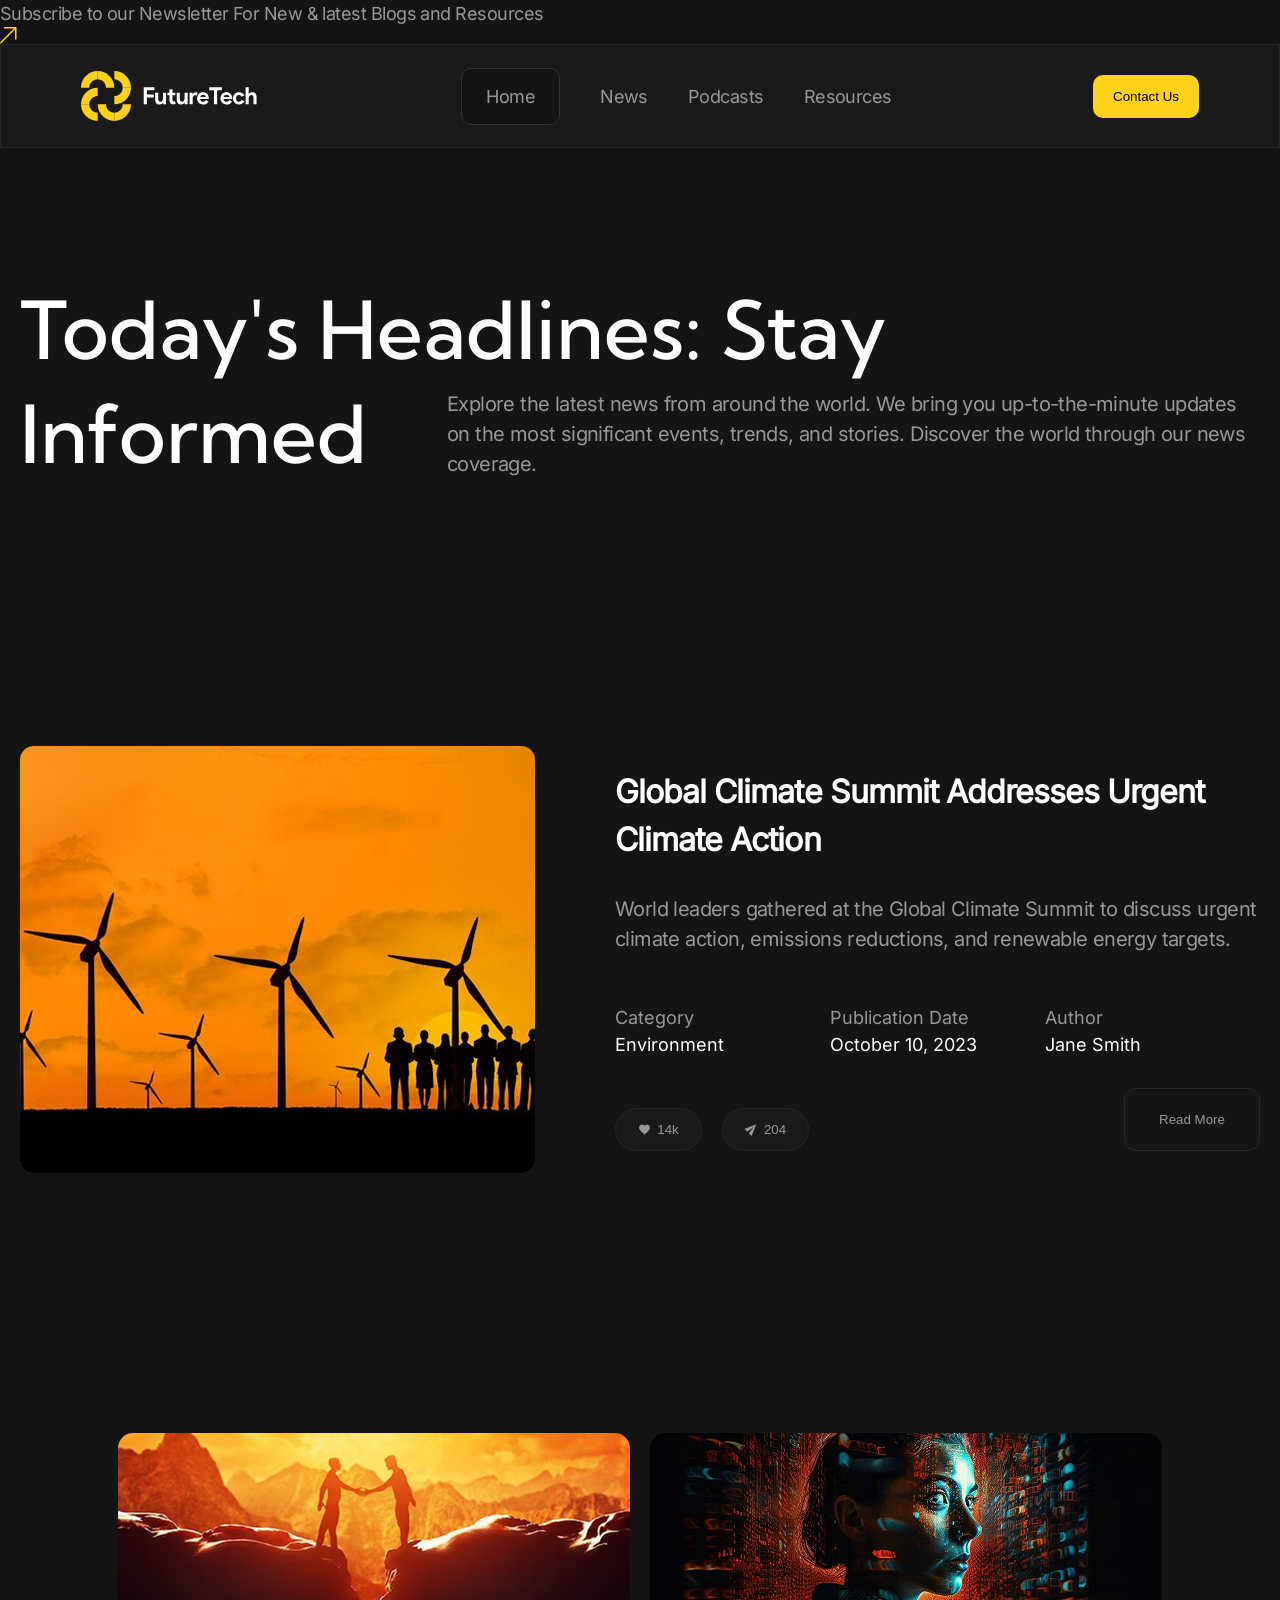
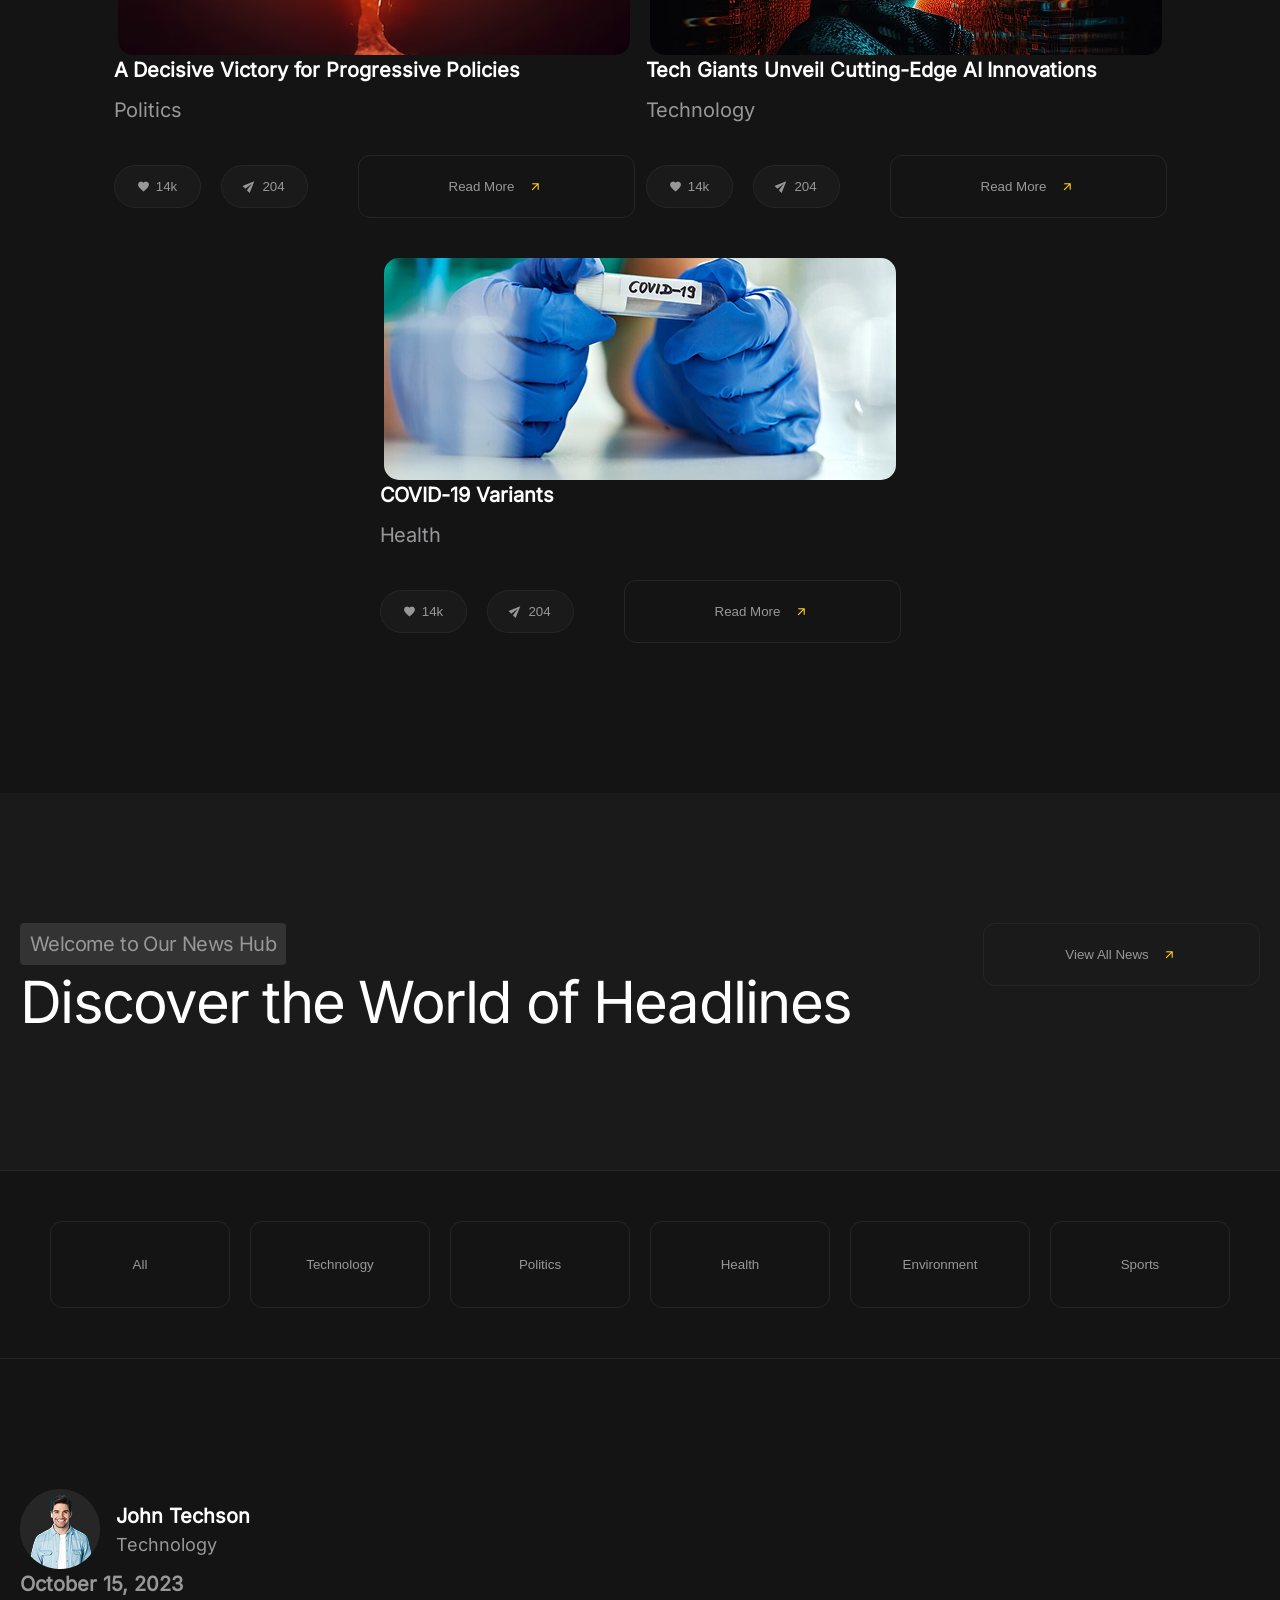
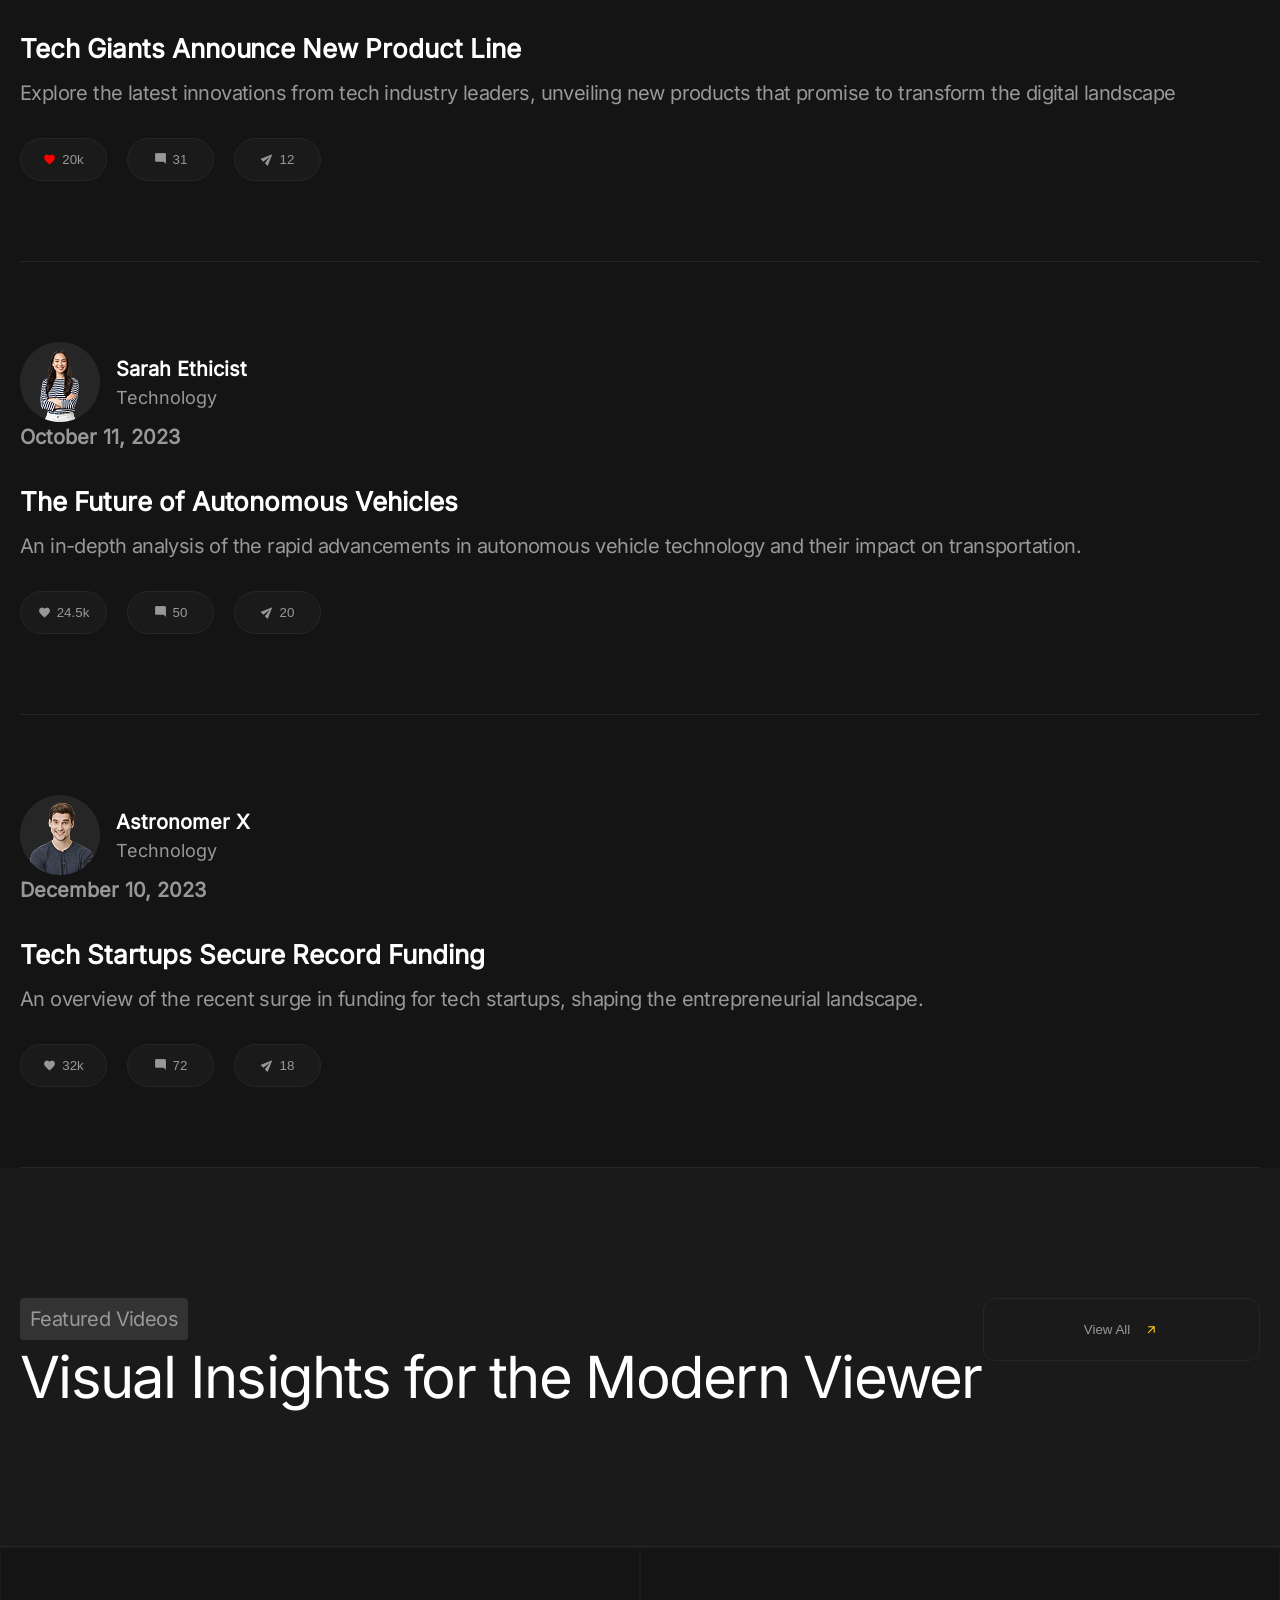
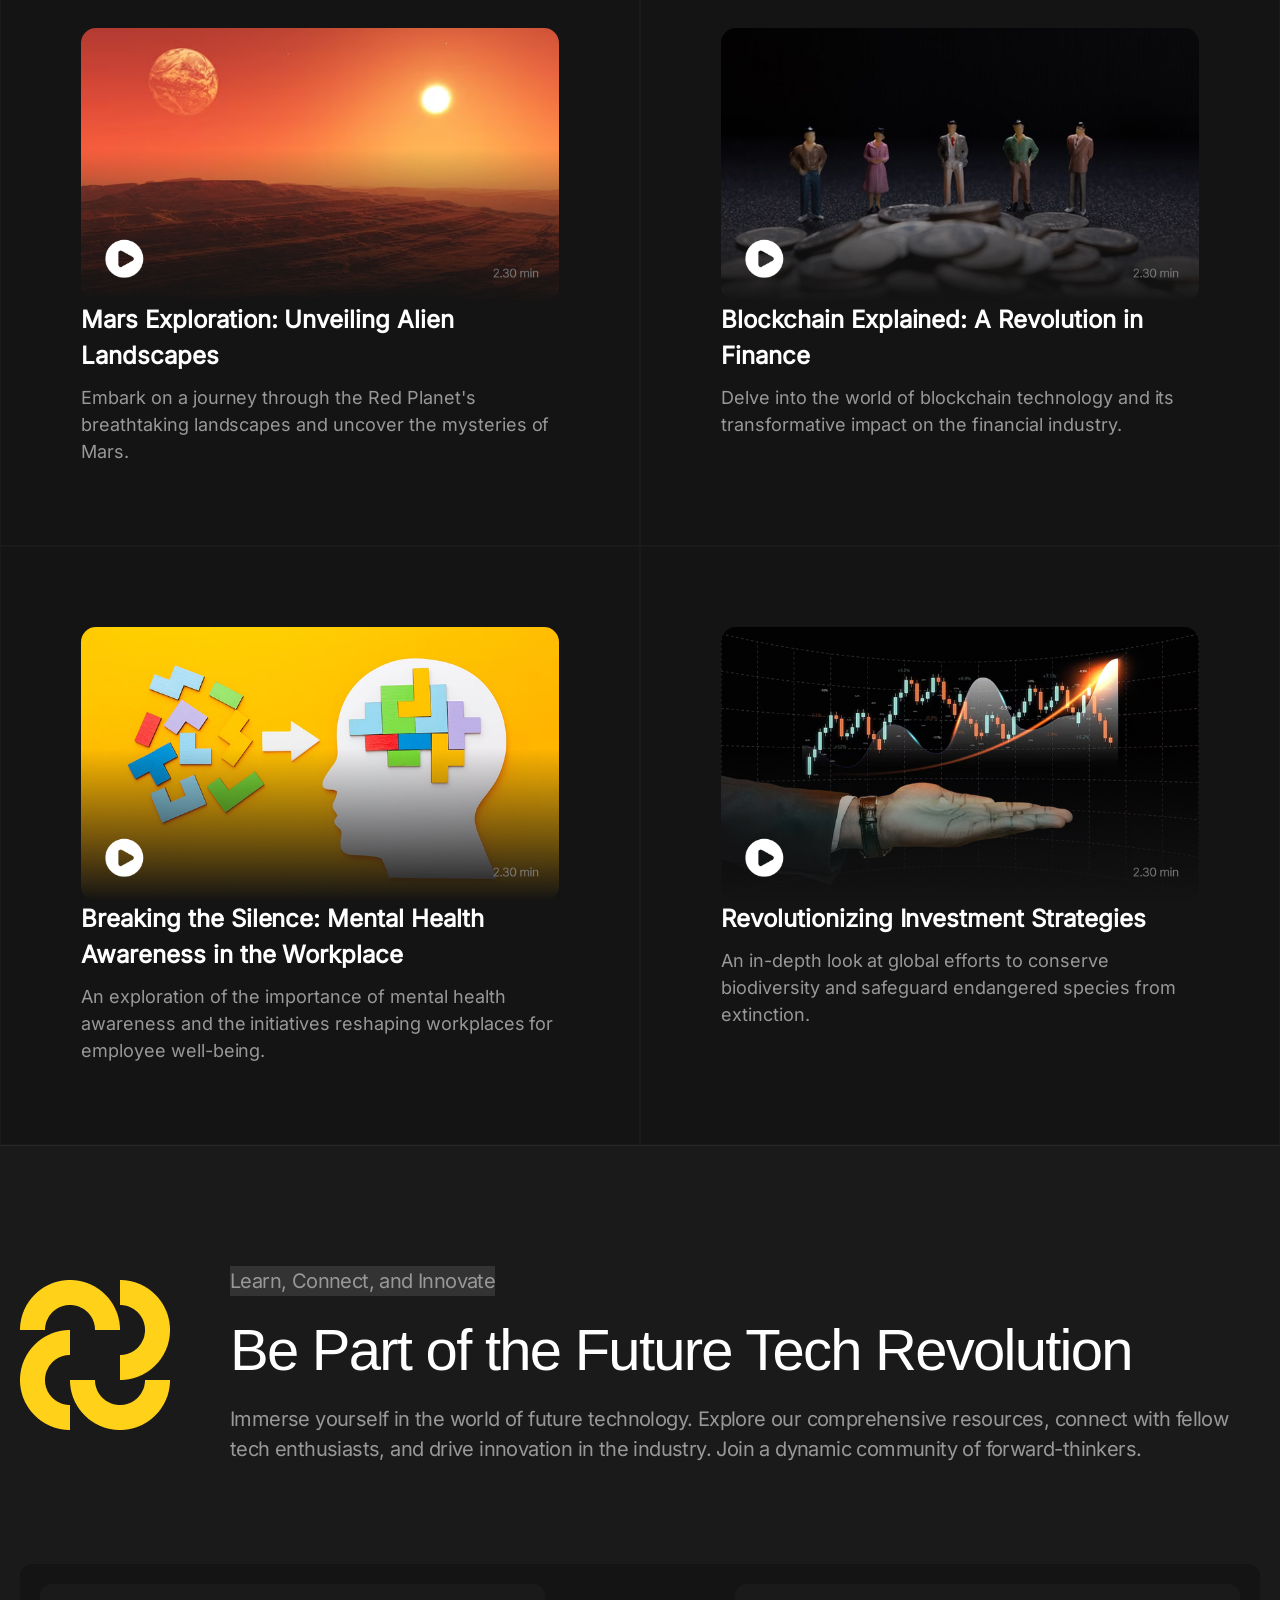
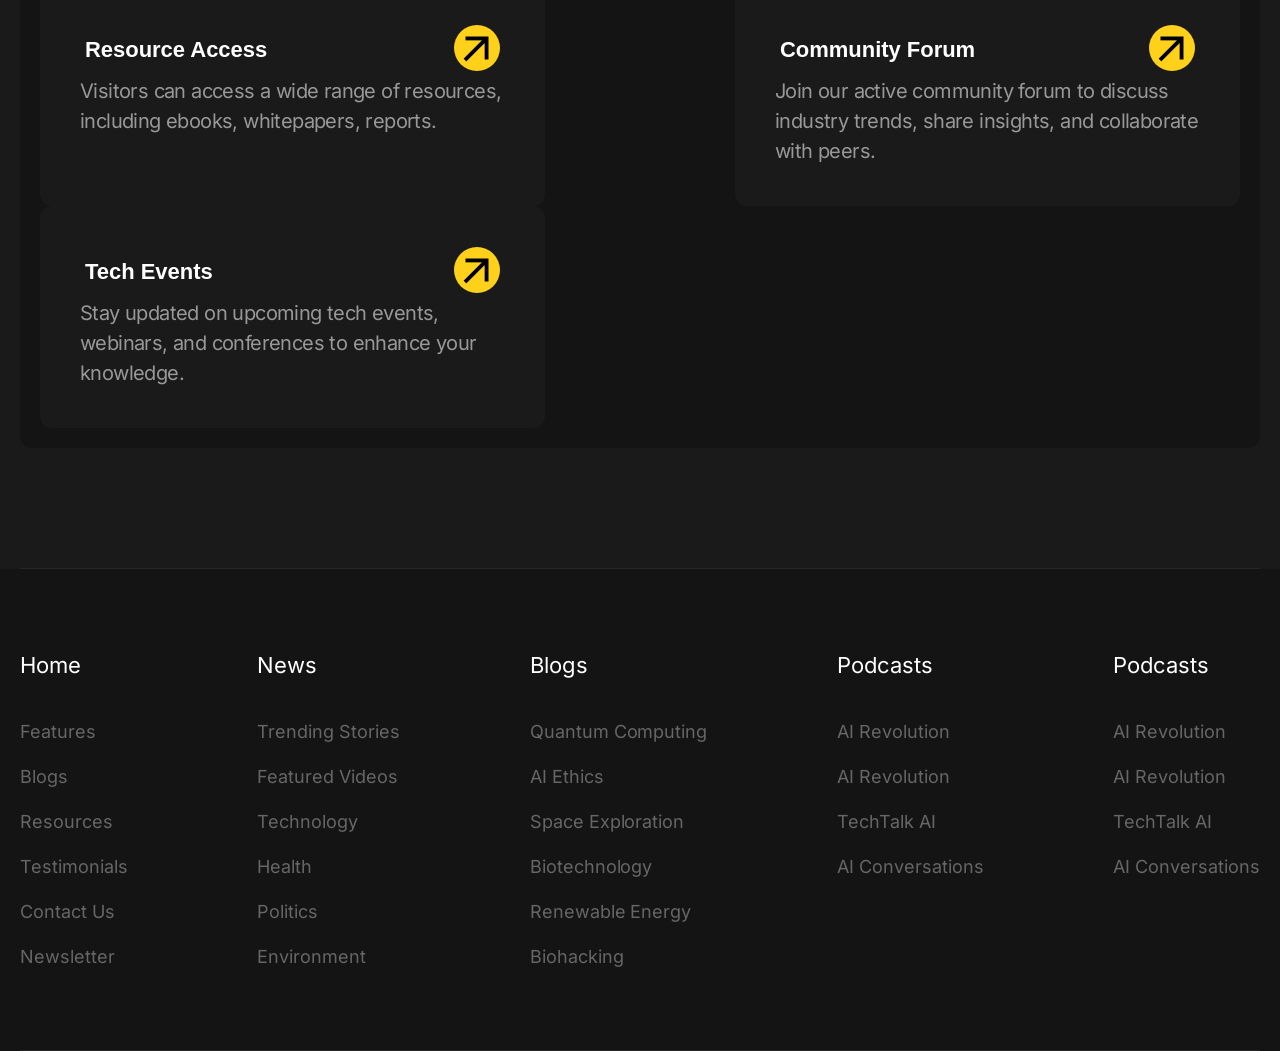
<file: index.html>
<!doctype html>
<html lang="en">

<head>
  <meta charset="UTF-8" />
  <link rel="icon" type="image/svg+xml" href="/favicon.svg" />
  <meta name="viewport" content="width=device-width, initial-scale=1.0" />
  <title>futuretech</title>
  <script type="module" crossorigin src="./assets/material-icons-DBXLLKMU.js"></script>
  <link rel="stylesheet" crossorigin href="./assets/material-icons-w3gqhEBj.css">
  <link rel="stylesheet" crossorigin href="./assets/main-yBINN14b.css">
</head>

<body>
  <div class="header__container">
    <header class="header">
      <div class="footer__top-link"><a href="#">
          Subscribe to our Newsletter For New & latest Blogs and Resources <img src="data:image/svg+xml,%3csvg%20width='17'%20height='17'%20viewBox='0%200%2017%2017'%20fill='none'%20xmlns='http://www.w3.org/2000/svg'%3e%3cpath%20fill-rule='evenodd'%20clip-rule='evenodd'%20d='M4.5%204.91738e-07L15.75%200C15.9489%200%2016.1397%200.0790176%2016.2803%200.21967C16.421%200.360322%2016.5%200.551088%2016.5%200.75V12C16.5%2012.4142%2016.1642%2012.75%2015.75%2012.75C15.3358%2012.75%2015%2012.4142%2015%2012V2.56066L1.28033%2016.2803C0.987437%2016.5732%200.512563%2016.5732%200.21967%2016.2803C-0.0732233%2015.9874%20-0.0732233%2015.5126%200.21967%2015.2197L13.9393%201.5L4.5%201.5C4.08579%201.5%203.75%201.16421%203.75%200.75C3.75%200.335787%204.08579%204.91738e-07%204.5%204.91738e-07Z'%20fill='%23FFD11A'/%3e%3c/svg%3e" alt="">
        </a></div>
      <div class="header__wrap">
        <img class="logo" src="./assets/logo-CynRzNWS.svg" alt="logo">
        <ul class="menu__list">
          <li class="home"><a href="homePage.html">Home</a></li>
          <li><a href="news.html">News</a></li>
          <li><a href="podcasts.html">Podcasts</a></li>
          <li><a href="resources.html">Resources</a></li>
        </ul>
        <button class='menu__btn'>Contact Us</button>
      </div>
  </div>
  </header>
  <section class="main">
    <div class="main__container-1">
      <div class="container">
        <div class="main__wrap">
          <h1>Today's Headlines: Stay</h1>
          <div class="h1anP">
            <h1>Informed</h1>
            <p>Explore the latest news from around the world. We bring you up-to-the-minute updates on the
              most
              significant events,
              trends, and stories. Discover the world through our news coverage.</p>
          </div>
        </div>
      </div>
    </div>
    <div class="main__container-2">
      <div class="container">
        <div class="main__wrap main__wrap-2">
          <img src="./assets/img-1-siRG5hiY.jpg" alt="">
          <div class="info">
            <h3>Global Climate Summit Addresses Urgent Climate Action</h3>
            <p>
              World leaders gathered at the Global Climate Summit to discuss urgent climate action,
              emissions
              reductions, and
              renewable energy targets.
            </p>
            <dl class="global__climat-sammit">
              <div>
                <dt>Category</dt>
                <dd>Environment</dd>
              </div>

              <div>
                <dt>Publication Date</dt>
                <dd>October 10, 2023</dd>
              </div>

              <div>
                <dt>Author</dt>
                <dd>Jane Smith</dd>
              </div>

            </dl>
            <div class="buttons__wrap">
              <div class="buttons">
                <button class="btn__first">14k</button>
                <button class="btn__second">204</button>
              </div>
              <button class="common__btn read__more">Read More</button>
            </div>
          </div>
        </div>
      </div>
    </div>
    <div class="main__container-3">
      <div class="container">
        <div class="main__wrap main__wrap-3">
          <div class="img__block">
            <img src="./assets/img-2-CNl5rJta.jpg" alt="">
            <dl>
              <dt>A Decisive Victory for Progressive Policies</dt>
              <dd>Politics</dd>
              <div class="buttons">
                <button class="btn__first">14k</button>
                <button class="btn__second">204</button>
                <button class="common__btn-arrow">Read More</button>
              </div>
            </dl>
          </div>

          <div class="img__block">
            <img src="./assets/img-3-EPlaYj1q.jpg" alt="">
            <dl>
              <dt>Tech Giants Unveil Cutting-Edge AI Innovations</dt>
              <dd>Technology</dd>
              <div class="buttons">
                <button class="btn__first">14k</button>
                <button class="btn__second">204</button>
                <button class="common__btn-arrow">Read More</button>
              </div>
            </dl>
          </div>

          <div class="img__block">
            <img src="./assets/img-4-B_V3Oxra.jpg" alt="">
            <dl>
              <dt>COVID-19 Variants</dt>
              <dd>Health</dd>
              <div class="buttons">
                <button class="btn__first">14k</button>
                <button class="btn__second">204</button>
                <button class="common__btn-arrow">Read More</button>
              </div>
            </dl>
          </div>

        </div>
      </div>
    </div>
  </section>
  <section class="discover">
    <div class="main__container discover__main-container">
      <div class="container">
        <div class="main__wrap extra__wrap-header">
          <div class="discover__info">
            <p>Welcome to Our News Hub</p>
            <h2>Discover the World of Headlines</h2>
          </div>
          <button class="common__btn-arrow">View All News</button>
        </div>
      </div>
    </div>
    <div class="buttons__wrap main__wrap main__container">
      <div class="discover__buttons">
        <button class="discover__button">All</button>
        <button class="discover__button">Technology</button>
        <button class="discover__button">Politics</button>
        <button class="discover__button">Health</button>
        <button class="discover__button">Environment</button>
        <button class="discover__button">Sports</button>
      </div>
    </div>
    <div class="comments__block">
      <div class="main__wrap">
        <div class="comment__block">

          <div class="main__container">
            <div class="container">
              <div class="person__block person__block-1">
                <div class="the__person">
                  <div class="personal__information">
                    <img src="./assets/photo-1-DqK9ozSF.png" alt="">
                    <dl>
                      <dt>John Techson</dt>
                      <dd>Technology</dd>
                    </dl>
                  </div>
                </div>
                <div class="the__information">
                  <dl>
                    <dt>October 15, 2023</dt>
                    <dd>Tech Giants Announce New Product Line</dd>
                    <p>Explore the latest innovations from tech industry leaders, unveiling new
                      products that promise to
                      transform the digital landscape</p>
                  </dl>
                  <div class="buttons">
                    <button class="btn__first btn__first-changed">20k</button>
                    <button class="btn__third">31</button>
                    <button class="btn__second">12</button>
                  </div>
                </div>
              </div>
            </div>
          </div>

          <div class="main__container">
            <div class="container">
              <div class="person__block person__block-2">
                <div class="the__person">
                  <div class="personal__information">
                    <img src="./assets/photo-2-B6b5DccL.png" alt="">
                    <dl>
                      <dt>Sarah Ethicist</dt>
                      <dd>Technology</dd>
                    </dl>
                  </div>
                </div>
                <div class="the__information">
                  <dl>
                    <dt>October 11, 2023</dt>
                    <dd>The Future of Autonomous Vehicles</dd>
                    <p>An in-depth analysis of the rapid advancements in autonomous vehicle
                      technology and their impact
                      on
                      transportation.</p>
                  </dl>
                  <div class="buttons">
                    <button class="btn__first">24.5k</button>
                    <button class="btn__third">50</button>
                    <button class="btn__second">20</button>
                  </div>
                </div>
              </div>
            </div>
          </div>

          <div class=" main__container">
            <div class="container">
              <div class="person__block person__block-3">
                <div class="the__person">
                  <div class="personal__information">
                    <img src="./assets/photo-3-CJd5aYeq.png" alt="">
                    <dl>
                      <dt>Astronomer X</dt>
                      <dd>Technology</dd>
                    </dl>
                  </div>
                </div>
                <div class="the__information">
                  <dl>
                    <dt>December 10, 2023</dt>
                    <dd>Tech Startups Secure Record Funding</dd>
                    <p>An overview of the recent surge in funding for tech startups, shaping the
                      entrepreneurial
                      landscape.</p>
                  </dl>
                  <div class="buttons">
                    <button class="btn__first">32k</button>
                    <button class="btn__third">72</button>
                    <button class="btn__second">18</button>
                  </div>
                </div>
              </div>
            </div>
          </div>
        </div>
      </div>
    </div>
    </div>
  </section>
  <section class="feature__videos">
    <div class="main__container feature__videos__main-container">
      <div class="container">
        <div class="main__wrap extra__wrap-header extra__wrap-header-feature">
          <div class="feature__videos-info">
            <p>Featured Videos</p>
            <h2>Visual Insights for the Modern Viewer</h2>
          </div>
          <button class="common__btn-arrow">View All</button>
        </div>
      </div>
    </div>
    <div class="main__container">
      <div class="container">
        <div class="videos__container">

          <div class="video__container">
            <img src="./assets/img-5-BlEd3agm.jpg" alt="">
            <dl>
              <dt>Mars Exploration: Unveiling Alien Landscapes</dt>
              <dd>Embark on a journey through the Red Planet's breathtaking landscapes and uncover the
                mysteries of
                Mars.</dd>
            </dl>
          </div>

          <div class="video__container">
            <img src="./assets/img-6-Dfwx6JVF.jpg" alt="">
            <dl>
              <dt>Blockchain Explained: A Revolution in Finance</dt>
              <dd>Delve into the world of blockchain technology and its transformative impact on the
                financial industry.
              </dd>
            </dl>
          </div>

          <div class="video__container">
            <img src="./assets/img-7-DdKFOLRH.jpg" alt="">
            <dl>
              <dt>Breaking the Silence: Mental Health Awareness in the Workplace</dt>
              <dd>An exploration of the importance of mental health awareness and the initiatives
                reshaping workplaces
                for employee well-being.</dd>
            </dl>
          </div>

          <div class="video__container">
            <img src="./assets/img-8-CyD9x-Pe.jpg" alt="">
            <dl>
              <dt>Revolutionizing Investment Strategies</dt>
              <dd>An in-depth look at global efforts to conserve biodiversity and safeguard endangered
                species from
                extinction.</dd>
            </dl>
          </div>

        </div>
      </div>
    </div>
  </section>
  <section class="footer__top">
    <div class="main__container">
      <div class="container">
        <div class="footer__top-content">
          <div class="top__part">
            <img src="[data-uri]" alt="">
            <div class="top__part-info">
              <div class="main__wrap main__wrap-top-footer">
                <p><span>Learn, Connect, and Innovate</span></p>
                <h2>Be Part of the Future Tech Revolution</h2>
                <p>
                  Immerse yourself in the world of future technology. Explore our comprehensive
                  resources, connect
                  with
                  fellow tech enthusiasts, and drive innovation in the industry. Join a dynamic
                  community of
                  forward-thinkers.
                </p>
              </div>
            </div>
          </div>
        </div>
        <div class="footer__bottom">

          <div class="left__part part">
            <button>
              <p>Resource Access</p>
              <span></span>
            </button>
            <p>Visitors can access a wide range of resources, including ebooks, whitepapers, reports.
            </p>
          </div>

          <div class="middle__part part">
            <button>
              <p>Community Forum</p>
              <span></span>
            </button>
            <p>
              Join our active community forum to discuss industry trends, share insights, and collaborate
              with peers.
            </p>
          </div>

          <div class="right__part part">
            <button>
              <p>Tech Events</p>
              <span></span>
            </button>
            <p>
              Stay updated on upcoming tech events, webinars, and conferences to enhance your knowledge.
            </p>
          </div>
        </div>
      </div>
    </div>
  </section>

  <footer class="footer">
    <div class="main__container">
      <div class="container">
        <div class="footer-content">
          <div class="footer__columns">

            <dl>
              <dt>Home</dt>

              <dd>Features</dd>
              <dd>Blogs</dd>
              <dd>Resources</dd>
              <dd>Testimonials</dd>
              <dd>Contact Us</dd>
              <dd>Newsletter</dd>
            </dl>

            <dl>
              <dt>News</dt>

              <dd>Trending Stories</dd>
              <dd>Featured Videos</dd>
              <dd>Technology</dd>
              <dd>Health</dd>
              <dd>Politics</dd>
              <dd>Environment</dd>
            </dl>

            <dl>
              <dt>Blogs</dt>

              <dd>Quantum Computing</dd>
              <dd>AI Ethics</dd>
              <dd>Space Exploration</dd>
              <dd>Biotechnology</dd>
              <dd>Renewable Energy</dd>
              <dd>Biohacking</dd>
            </dl>

            <dl>
              <dt>Podcasts</dt>

              <dd>AI Revolution</dd>
              <dd>AI Revolution</dd>
              <dd>TechTalk AI</dd>
              <dd>AI Conversations</dd>
            </dl>

            <dl>
              <dt>Podcasts</dt>

              <dd>AI Revolution</dd>
              <dd>AI Revolution</dd>
              <dd>TechTalk AI</dd>
              <dd>AI Conversations</dd>
            </dl>

          </div>
        </div>
      </div>
    </div>
  </footer>

</body>

</html>
</file>
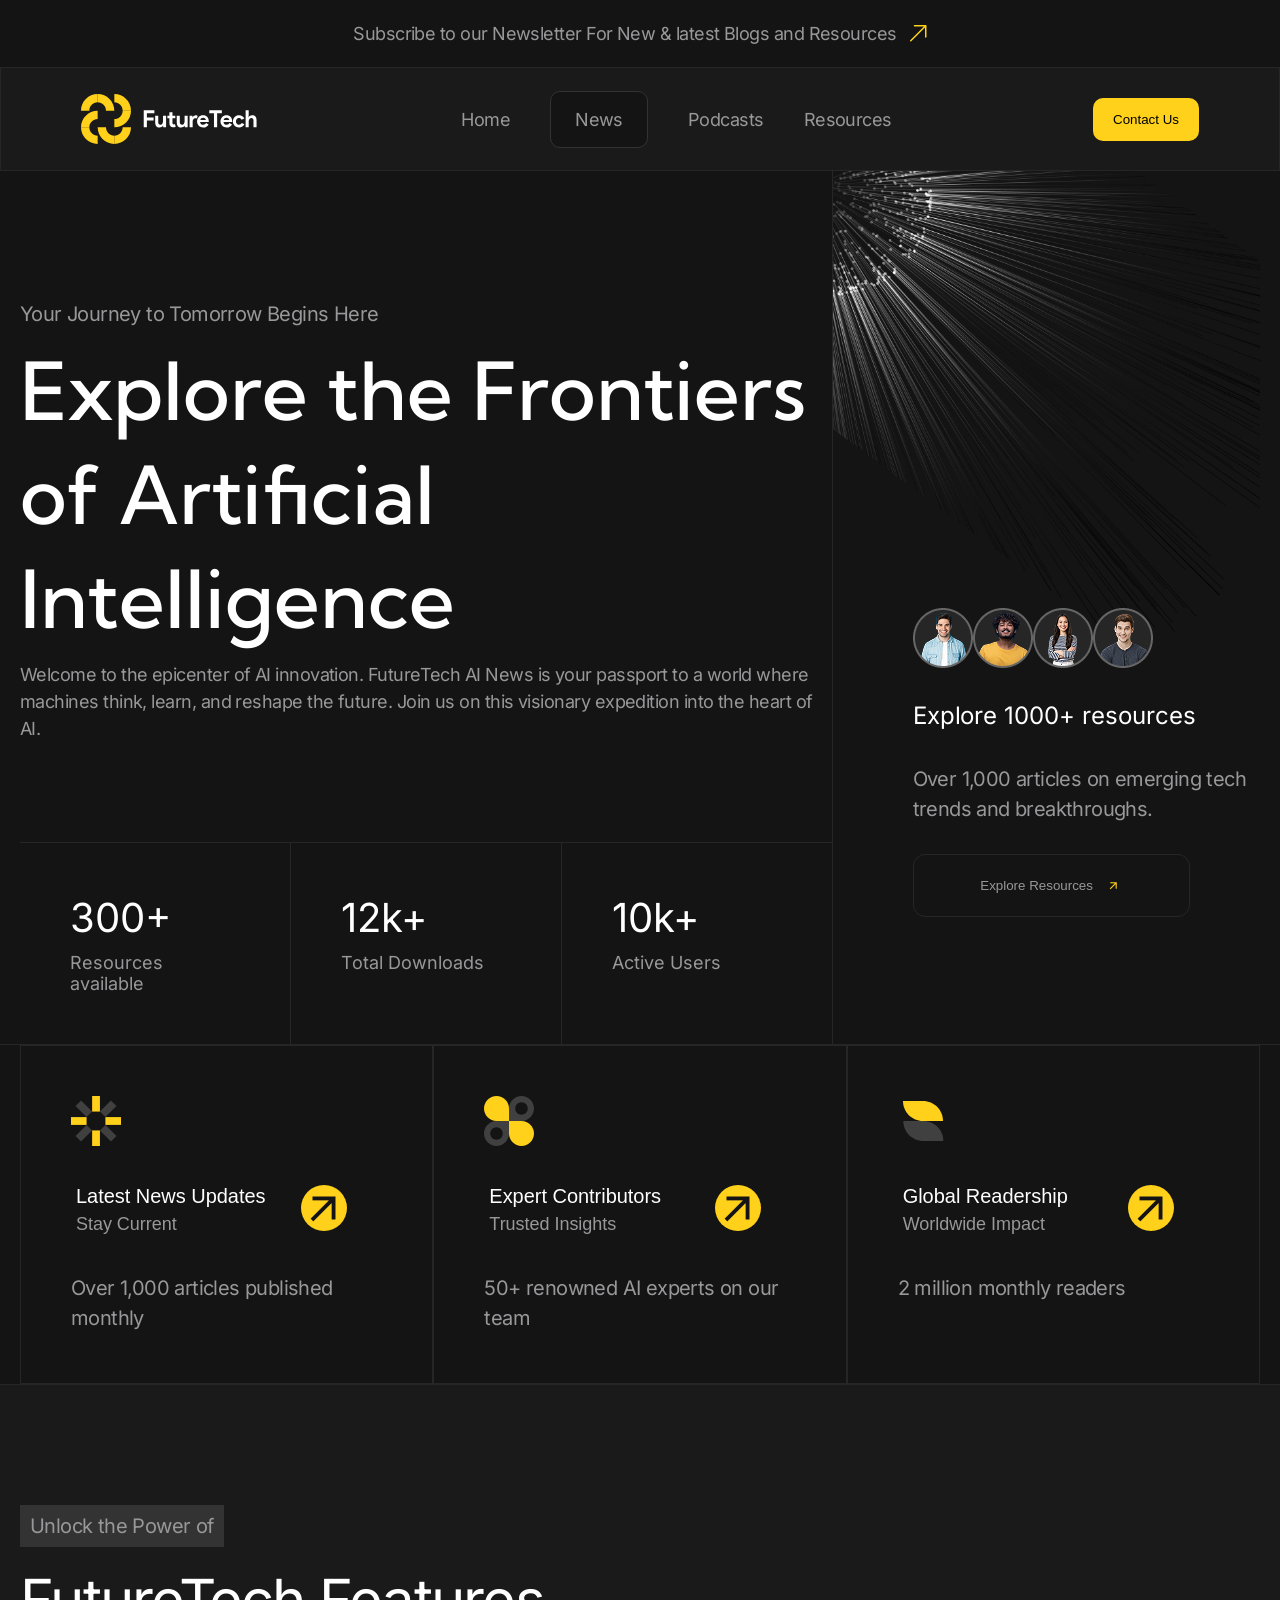
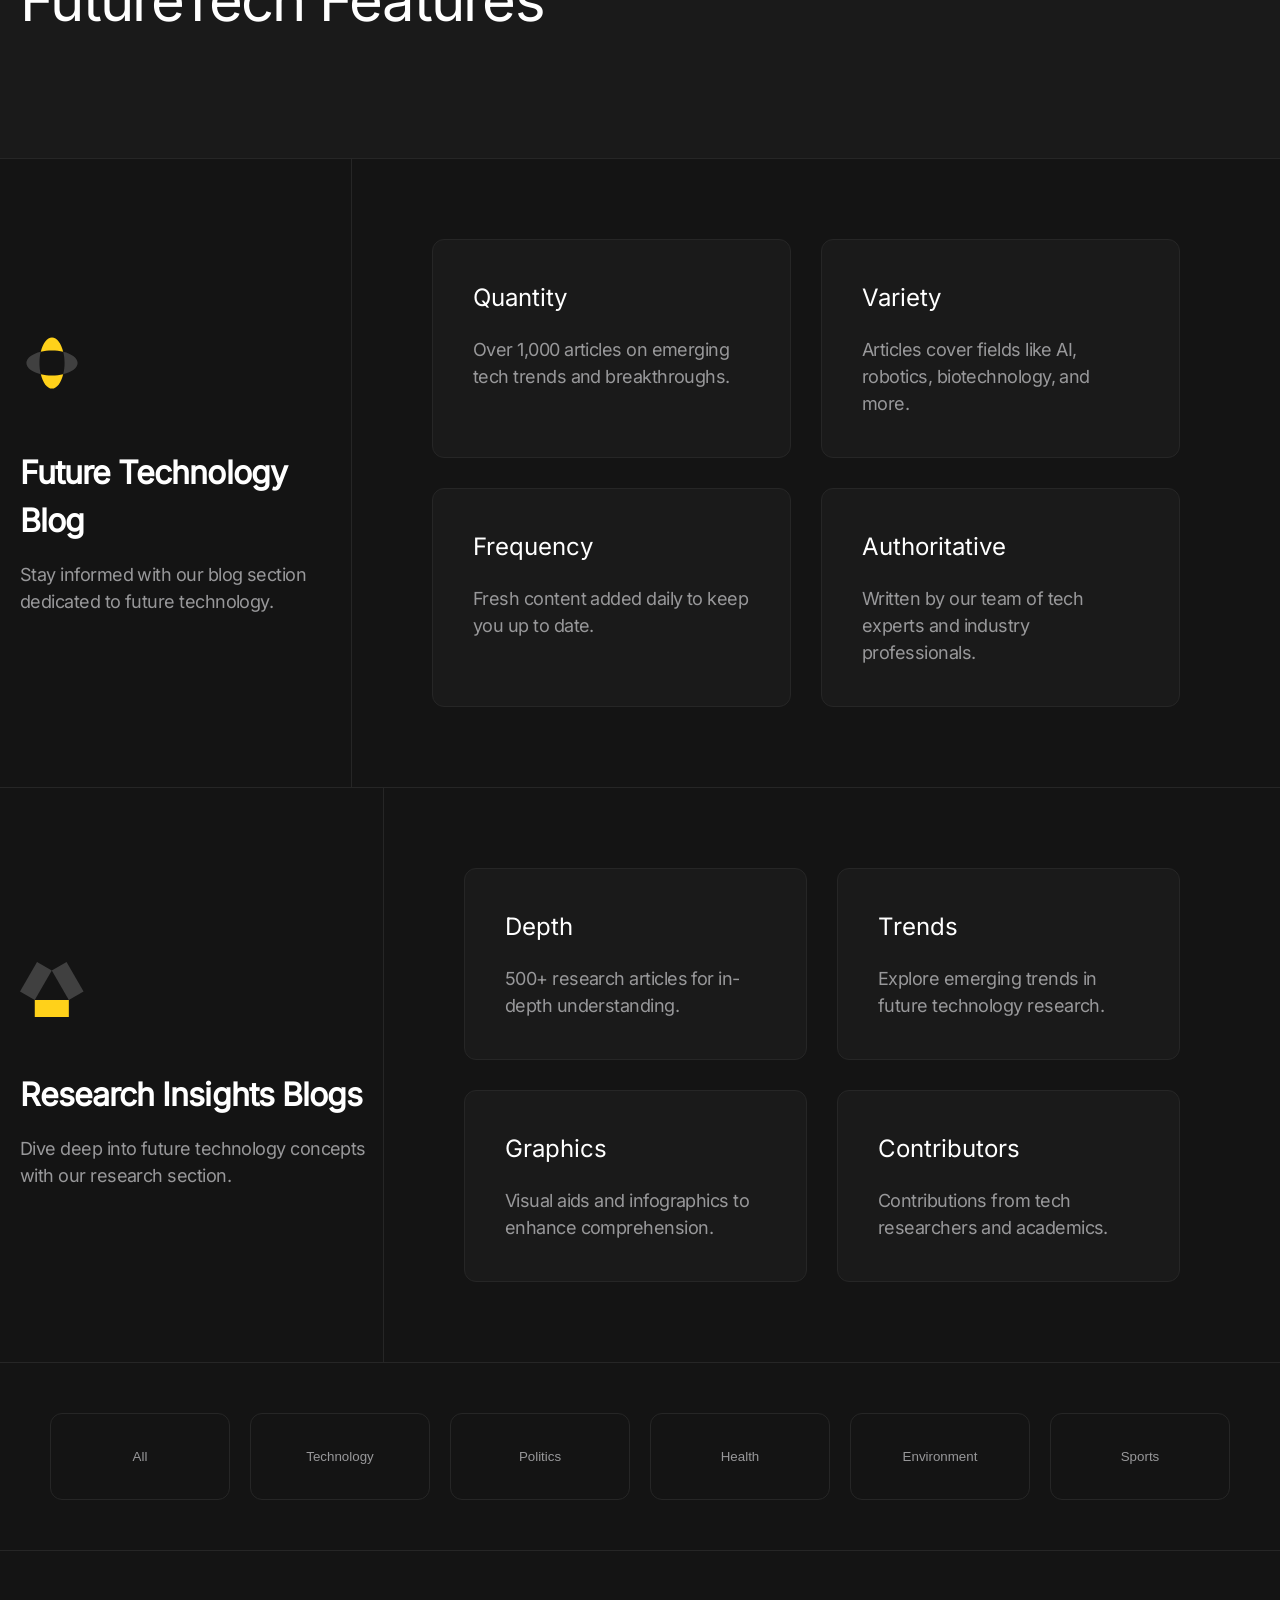
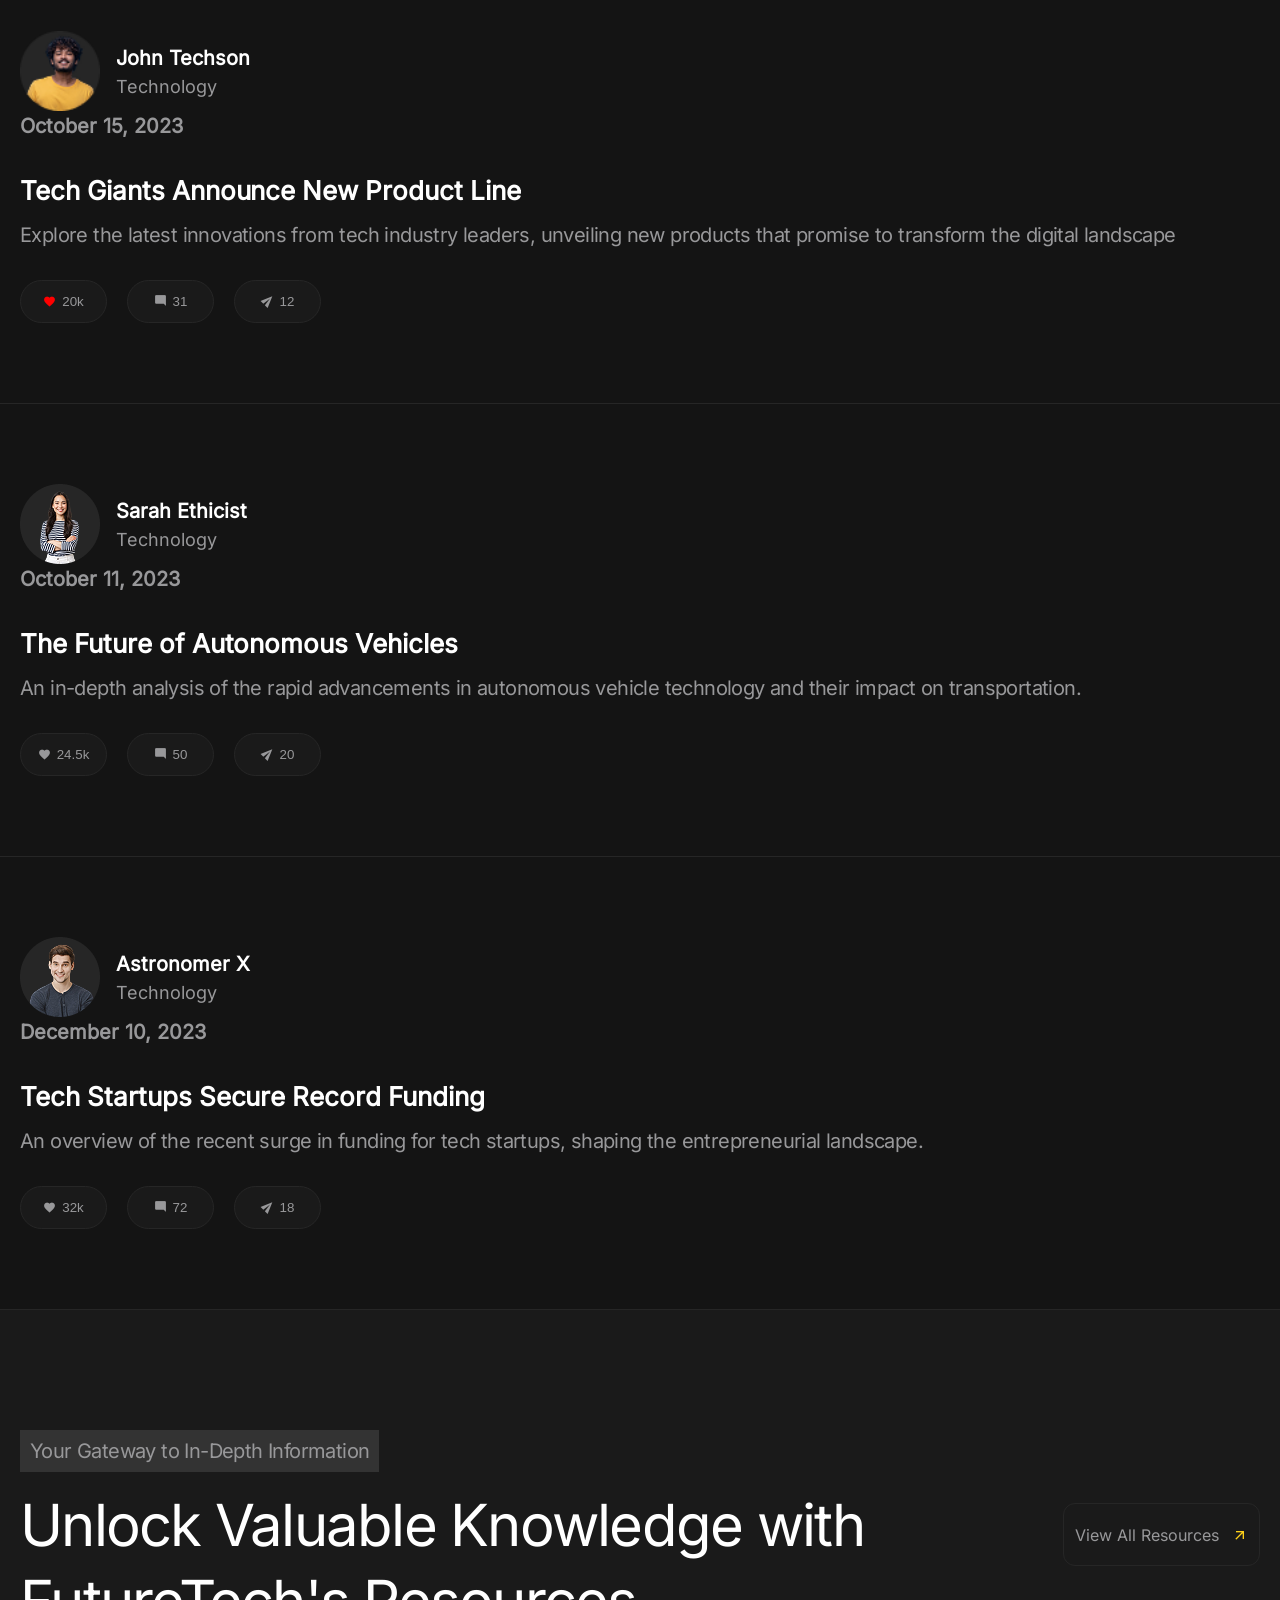
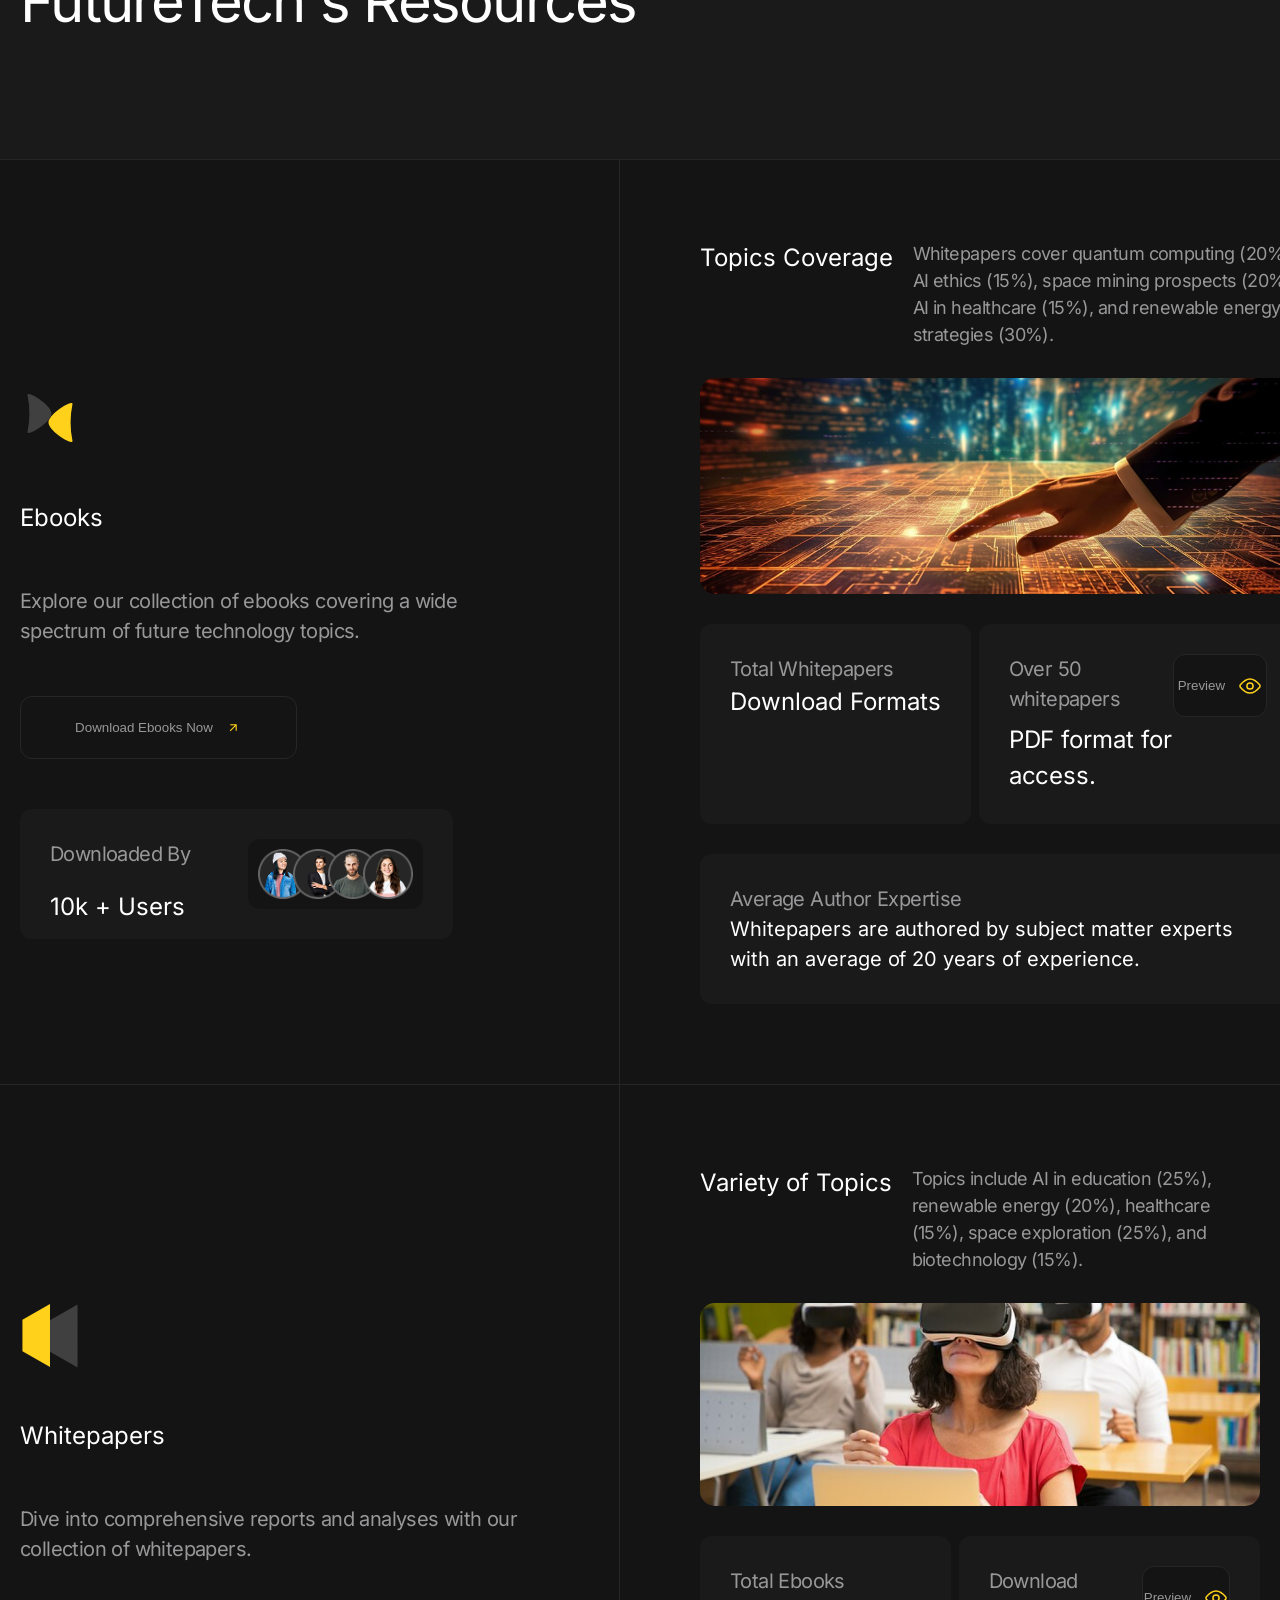
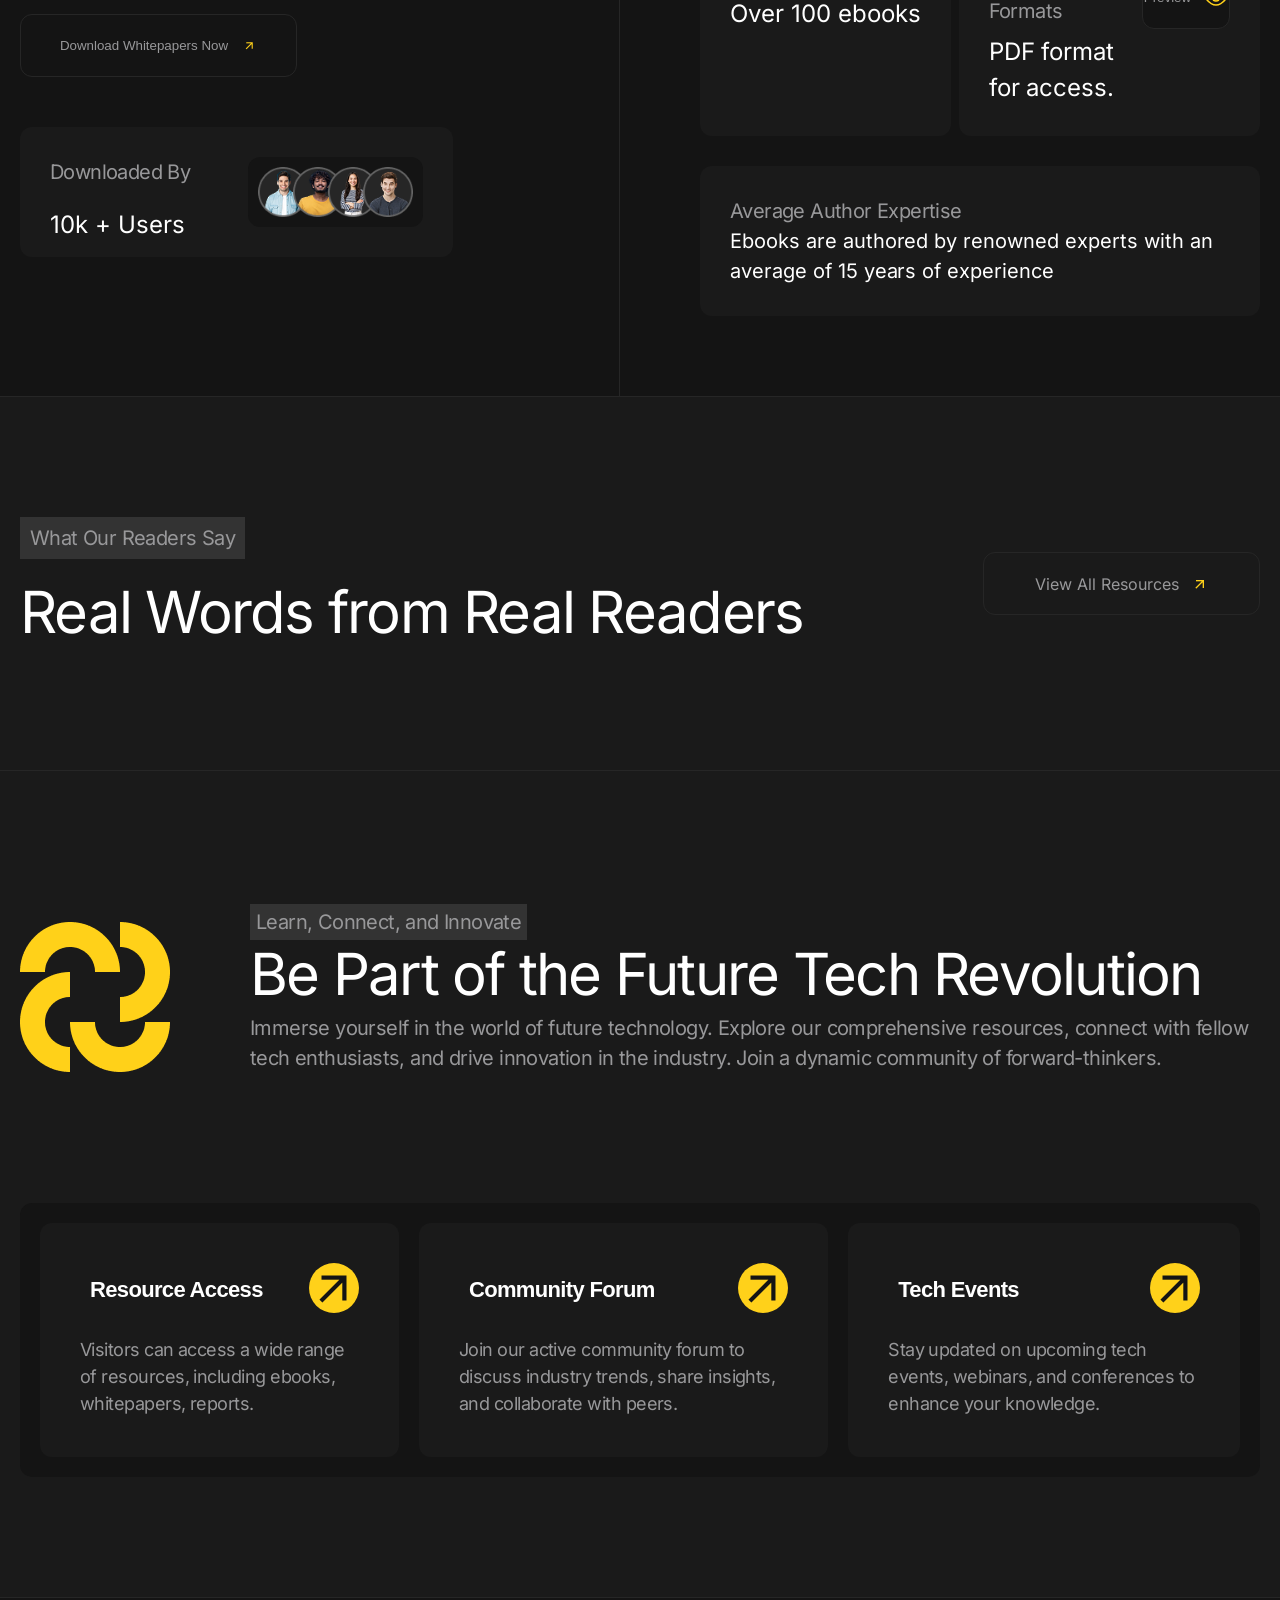
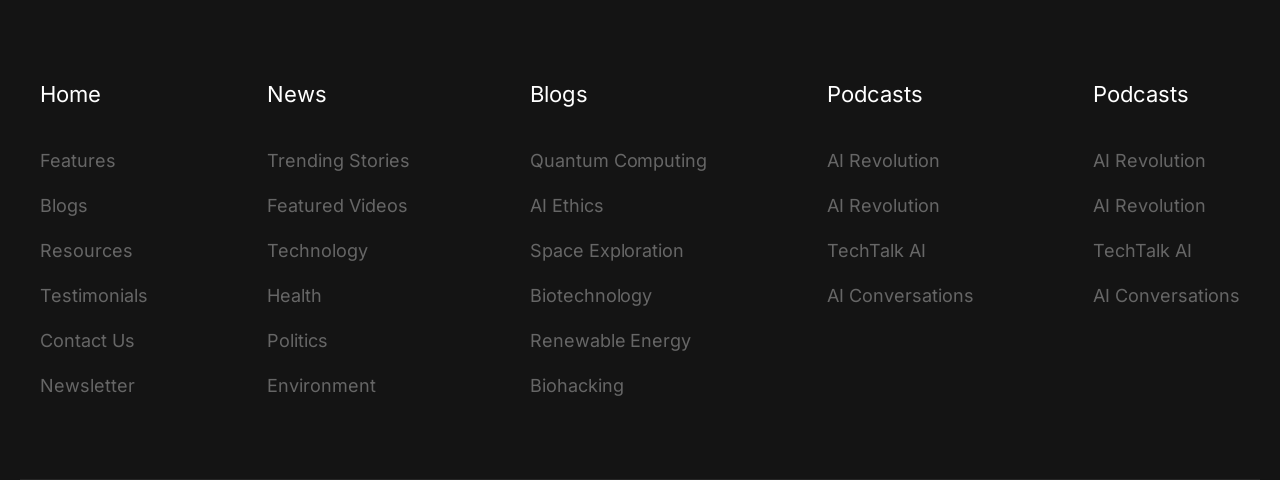
<file: news.html>
<!doctype html>
<html lang="en">

<head>
  <meta charset="UTF-8" />
  <link rel="icon" type="image/svg+xml" href="/favicon.svg" />
  <meta name="viewport" content="width=device-width, initial-scale=1.0" />
  <title>futuretech</title>
  <script type="module" crossorigin src="./assets/material-icons-DBXLLKMU.js"></script>
  <link rel="stylesheet" crossorigin href="./assets/material-icons-w3gqhEBj.css">
  <link rel="stylesheet" crossorigin href="./assets/news-OfvN8Zle.css">
</head>

<body>
  <div class="header__container">
    <header class="header">
      <div class="header__top-link"><a href="#">
          Subscribe to our Newsletter For New & latest Blogs and Resources <img src="data:image/svg+xml,%3csvg%20width='17'%20height='17'%20viewBox='0%200%2017%2017'%20fill='none'%20xmlns='http://www.w3.org/2000/svg'%3e%3cpath%20fill-rule='evenodd'%20clip-rule='evenodd'%20d='M4.5%204.91738e-07L15.75%200C15.9489%200%2016.1397%200.0790176%2016.2803%200.21967C16.421%200.360322%2016.5%200.551088%2016.5%200.75V12C16.5%2012.4142%2016.1642%2012.75%2015.75%2012.75C15.3358%2012.75%2015%2012.4142%2015%2012V2.56066L1.28033%2016.2803C0.987437%2016.5732%200.512563%2016.5732%200.21967%2016.2803C-0.0732233%2015.9874%20-0.0732233%2015.5126%200.21967%2015.2197L13.9393%201.5L4.5%201.5C4.08579%201.5%203.75%201.16421%203.75%200.75C3.75%200.335787%204.08579%204.91738e-07%204.5%204.91738e-07Z'%20fill='%23FFD11A'/%3e%3c/svg%3e" alt="">
        </a></div>
      <div class="header__wrap">
        <img class="logo" src="./assets/logo-CynRzNWS.svg" alt="logo">
        <ul class="menu__list">
          <li class="home"><a href="index.html">Home</a></li>
          <li class="news"><a href="news.html">News</a></li>
          <li class="podcasts"><a href="podcasts.html">Podcasts</a></li>
          <li class="resources"><a href="resources.html">Resources</a></li>
        </ul>
        <button class='menu__btn'>Contact Us</button>
      </div>
  </div>
  </header>
  <section class="main">
    <div class="container">
      <div class="main__container-top">
        <div class="container__top-left">
          <p>Your Journey to Tomorrow Begins Here</p>
          <h1>Explore the Frontiers of Artificial Intelligence</h1>
          <p class="under__title-text">
            Welcome to the epicenter of AI innovation. FutureTech AI News is your passport to a world where
            machines think, learn, and reshape the future. Join us on this visionary expedition into the heart of
            AI.
          </p>
          <div class="advantages">
            <dl>
              <dt>300+</dt>
              <dd>Resources available</dd>
            </dl>

            <dl>
              <dt>12k+</dt>
              <dd>Total Downloads</dd>
            </dl>
            <dl>
              <dt>10k+</dt>
              <dd>Active Users</dd>
            </dl>

          </div>
        </div>
        <div class="container__top-right">
          <img src="./assets/lights-CdHF5U_M.png" alt="">
          <div class="bottom__information">
            <div class="people__block">
              <img src="./assets/photo-people-1-DG8yVBDA.png" alt="">
              <img src="./assets/photo-people-2-Cmx-HKD_.png" alt="">
              <img src="./assets/photo-people-3-CAaVUMU0.png" alt="">
              <img src="./assets/photo-people-4-CiIQAoud.png" alt="">
            </div>
            <h4>Explore 1000+ resources</h4>
            <p>Over 1,000 articles on emerging tech trends and breakthroughs.</p>
            <button class="common__btn-arrow">Explore Resources</button>
          </div>
        </div>
      </div>
    </div>
  </section>
  <section class="under__top">
    <div class="main__container">
      <div class="container">
        <div class="under__top-blocks">

          <div class="under__top-block">
            <img src="data:image/svg+xml,%3csvg%20width='50'%20height='50'%20viewBox='0%200%2050%2050'%20fill='none'%20xmlns='http://www.w3.org/2000/svg'%3e%3cpath%20d='M28.9275%2034.4167H21.1219V50H28.9275V34.4167Z'%20fill='%23FFD11A'/%3e%3cpath%20d='M28.9275%200H21.1219V15.5833H28.9275V0Z'%20fill='%23FFD11A'/%3e%3cpath%20d='M34.4097%2021.0945V28.9001H49.993V21.0945H34.4097Z'%20fill='%23FFD11A'/%3e%3cpath%20d='M0%2021.1016L0%2028.9072H15.5833V21.1016H0Z'%20fill='%23FFD11A'/%3e%3cpath%20d='M34.4245%2028.8769L28.9052%2034.3962L39.9241%2045.4151L45.4434%2039.8958L34.4245%2028.8769Z'%20fill='%23404040'/%3e%3cpath%20d='M10.0906%204.54558L4.57129%2010.0649L15.5903%2021.0839L21.1096%2015.5646L10.0906%204.54558Z'%20fill='%23404040'/%3e%3cpath%20d='M28.886%2015.5885L34.4053%2021.1078L45.4243%2010.0888L39.9049%204.56949L28.886%2015.5885Z'%20fill='%23404040'/%3e%3cpath%20d='M4.55724%2039.9197L10.0765%2045.439L21.0955%2034.4201L15.5762%2028.9008L4.55724%2039.9197Z'%20fill='%23404040'/%3e%3c/svg%3e" alt="">
            <button>
              <dl>
                <dt>Latest News Updates</dt>
                <dd>Stay Current</dd>
              </dl>
              <span></span>
            </button>
            <p>Over 1,000 articles published monthly</p>
          </div>

          <div class="under__top-block">
            <img src="data:image/svg+xml,%3csvg%20width='40'%20height='40'%20viewBox='0%200%2040%2040'%20fill='none'%20xmlns='http://www.w3.org/2000/svg'%3e%3cpath%20d='M20%2030C20%2035.5228%2024.4772%2040%2030%2040C35.5228%2040%2040%2035.5228%2040%2030C40%2024.4772%2035.5228%2020%2030%2020H20V30Z'%20fill='%23FFD11A'/%3e%3cpath%20d='M20%2010C20%204.47715%2015.5228%200%2010%200C4.47715%200%200%204.47715%200%2010C0%2015.5228%204.47715%2020%2010%2020H20V10Z'%20fill='%23FFD11A'/%3e%3cpath%20fill-rule='evenodd'%20clip-rule='evenodd'%20d='M30%200C24.4772%200%2020%204.47715%2020%2010V20H30C35.5228%2020%2040%2015.5228%2040%2010C40%204.47715%2035.5228%200%2030%200ZM35%2010C35%2012.7614%2032.7614%2015%2030%2015C27.2386%2015%2025%2012.7614%2025%2010C25%207.23858%2027.2386%205%2030%205C32.7614%205%2035%207.23858%2035%2010Z'%20fill='%23404040'/%3e%3cpath%20fill-rule='evenodd'%20clip-rule='evenodd'%20d='M10%2040C15.5228%2040%2020%2035.5228%2020%2030V20H10C4.47715%2020%200%2024.4772%200%2030C0%2035.5228%204.47715%2040%2010%2040ZM15%2030C15%2032.7614%2012.7614%2035%2010%2035C7.23858%2035%205%2032.7614%205%2030C5%2027.2386%207.23858%2025%2010%2025C12.7614%2025%2015%2027.2386%2015%2030Z'%20fill='%23404040'/%3e%3c/svg%3e" alt="">
            <button>
              <dl>
                <dt>Expert Contributors</dt>
                <dd>Trusted Insights</dd>
              </dl>
              <span></span>
            </button>
            <p>50+ renowned AI experts on our team</p>
          </div>

          <div class="under__top-block">
            <img src="data:image/svg+xml,%3csvg%20width='50'%20height='50'%20viewBox='0%200%2050%2050'%20fill='none'%20xmlns='http://www.w3.org/2000/svg'%3e%3cpath%20d='M5%205H25C36.0457%205%2045%2013.9543%2045%2025H25C13.9543%2025%205%2016.0457%205%205Z'%20fill='%23FFD11A'/%3e%3cpath%20d='M5.33325%2025H25.3333C36.3789%2025%2045.3333%2033.9543%2045.3333%2045H25.3333C14.2876%2045%205.33325%2036.0457%205.33325%2025Z'%20fill='%23404040'/%3e%3c/svg%3e" alt="">
            <button>
              <dl>
                <dt>Global Readership</dt>
                <dd>Worldwide Impact</dd>
              </dl>
              <span></span>
            </button>
            <p>2 million monthly readers</p>
          </div>
        </div>
      </div>
    </div>
  </section>
  <section class="feature__tech">
    <div class="main__container">
      <div class="container">
        <div class="feature__tech-title">
          <p>Unlock the Power of</p>
          <h2>FutureTech Features</h2>
        </div>
      </div>
    </div>


    <div class="feature__tech-blog">

      <div class="main__container">
        <div class="container">
          <div class="feature__tech-blocks">
            <div class="blog__left">
              <img src="data:image/svg+xml,%3csvg%20width='80'%20height='80'%20viewBox='0%200%2080%2080'%20fill='none'%20xmlns='http://www.w3.org/2000/svg'%3e%3cpath%20d='M54%2054C64.6731%2051.4308%2072%2046.1265%2072%2040C72%2033.8735%2064.6731%2028.5692%2054%2026C55.098%2030.2126%2055.716%2034.9676%2055.716%2040C55.716%2045.0324%2055.098%2049.7874%2054%2054Z'%20fill='%23404040'/%3e%3cpath%20d='M26%2054C15.3269%2051.4308%208%2046.1265%208%2040C8%2033.8735%2015.3269%2028.5692%2026%2026C24.902%2030.2126%2024.284%2034.9676%2024.284%2040C24.284%2045.0324%2024.902%2049.7874%2026%2054Z'%20fill='%23404040'/%3e%3cpath%20d='M26%2054C28.5692%2064.6731%2033.8735%2072%2040%2072C46.1265%2072%2051.4308%2064.6731%2054%2054C49.7874%2055.098%2045.0324%2055.716%2040%2055.716C34.9676%2055.716%2030.2126%2055.098%2026%2054Z'%20fill='%23FFD11A'/%3e%3cpath%20d='M26%2026C28.5692%2015.3269%2033.8735%208%2040%208C46.1265%208%2051.4308%2015.3269%2054%2026C49.7874%2024.902%2045.0324%2024.284%2040%2024.284C34.9676%2024.284%2030.2126%2024.902%2026%2026Z'%20fill='%23FFD11A'/%3e%3c/svg%3e" alt="">
              <h3>Future Technology Blog</h3>
              <p>Stay informed with our blog section dedicated to future technology.</p>
            </div>
            <div class="blog__right">
              <div class="block">
                <h4>Quantity</h4>
                <p>Over 1,000 articles on emerging tech trends and breakthroughs.</p>
              </div>
              <div class="block">
                <h4>Variety</h4>
                <p>Articles cover fields like AI, robotics, biotechnology, and more.</p>
              </div>
              <div class="block">
                <h4>Frequency</h4>
                <p>Fresh content added daily to keep you up to date.</p>
              </div>
              <div class="block">
                <h4>Authoritative</h4>
                <p>Written by our team of tech experts and industry professionals.</p>
              </div>
            </div>
          </div>
        </div>
      </div>
      <div class="main__container">
        <div class="container">
          <div class="feature__tech-blocks">
            <div class="blog__left">
              <img src="data:image/svg+xml,%3csvg%20width='93'%20height='80'%20viewBox='0%200%2093%2080'%20fill='none'%20xmlns='http://www.w3.org/2000/svg'%3e%3cpath%20d='M21.4603%2055.2679V80H70.9759V55.2679H21.4603Z'%20fill='%23FFD11A'/%3e%3cpath%20d='M70.9656%2055.2465L92.3835%2042.8805L67.6258%202.81499e-05L46.2078%2012.3661L70.9656%2055.2465Z'%20fill='%23404040'/%3e%3cpath%20d='M46.1758%2012.366L24.7578%200L3.8147e-05%2042.8805L21.418%2055.2465L46.1758%2012.366Z'%20fill='%23404040'/%3e%3c/svg%3e" alt="">
              <h3>Research Insights Blogs</h3>
              <p>Dive deep into future technology concepts with our research section.</p>
            </div>
            <div class="blog__right">
              <div class="block">
                <h4>Depth</h4>
                <p>500+ research articles for in-depth understanding.</p>
              </div>
              <div class="block">
                <h4>Trends</h4>
                <p>Explore emerging trends in future technology research.</p>
              </div>
              <div class="block">
                <h4>Graphics</h4>
                <p>Visual aids and infographics to enhance comprehension.</p>
              </div>
              <div class="block">
                <h4>Contributors</h4>
                <p>Contributions from tech researchers and academics.</p>
              </div>
            </div>
          </div>
        </div>
      </div>
  </section>

  </div>
  </div>
  </div>
  <div class="buttons__wrap main__wrap main__container">
    <div class="discover__buttons">
      <button class="discover__button">All</button>
      <button class="discover__button">Technology</button>
      <button class="discover__button">Politics</button>
      <button class="discover__button">Health</button>
      <button class="discover__button">Environment</button>
      <button class="discover__button">Sports</button>
    </div>
  </div>
  <div class="comments__block">
    <div class="main__wrap">
      <div class="comment__block">

        <div class="main__container">
          <div class="container">
            <div class="person__block person__block-1" style='margin-top:80px'>
              <div class="the__person">
                <div class="personal__information">
                  <img src="./assets/photo-4-DMnD0rKr.png" style: width='80px' alt="">
                  <dl>
                    <dt>John Techson</dt>
                    <dd>Technology</dd>
                  </dl>
                </div>
              </div>
              <div class="the__information">
                <dl>
                  <dt>October 15, 2023</dt>
                  <dd>Tech Giants Announce New Product Line</dd>
                  <p>Explore the latest innovations from tech industry leaders, unveiling new products that promise to
                    transform the digital landscape</p>
                </dl>
                <div class="buttons">
                  <button class="btn__first btn__first-changed">20k</button>
                  <button class="btn__third">31</button>
                  <button class="btn__second">12</button>
                </div>
              </div>
            </div>
          </div>
        </div>

        <div class="main__container">
          <div class="container">
            <div class="person__block person__block-2">
              <div class="the__person">
                <div class="personal__information">
                  <img src="./assets/photo-2-B6b5DccL.png" alt="">
                  <dl>
                    <dt>Sarah Ethicist</dt>
                    <dd>Technology</dd>
                  </dl>
                </div>
              </div>
              <div class="the__information">
                <dl>
                  <dt>October 11, 2023</dt>
                  <dd>The Future of Autonomous Vehicles</dd>
                  <p>An in-depth analysis of the rapid advancements in autonomous vehicle technology and their impact
                    on
                    transportation.</p>
                </dl>
                <div class="buttons">
                  <button class="btn__first">24.5k</button>
                  <button class="btn__third">50</button>
                  <button class="btn__second">20</button>
                </div>
              </div>
            </div>
          </div>
        </div>

        <div class=" main__container">
          <div class="container">
            <div class="person__block person__block-3">
              <div class="the__person">
                <div class="personal__information">
                  <img src="./assets/photo-3-CJd5aYeq.png" alt="">
                  <dl>
                    <dt>Astronomer X</dt>
                    <dd>Technology</dd>
                  </dl>
                </div>
              </div>
              <div class="the__information">
                <dl>
                  <dt>December 10, 2023</dt>
                  <dd>Tech Startups Secure Record Funding</dd>
                  <p>An overview of the recent surge in funding for tech startups, shaping the entrepreneurial
                    landscape.</p>
                </dl>
                <div class="buttons">
                  <button class="btn__first">32k</button>
                  <button class="btn__third">72</button>
                  <button class="btn__second">18</button>
                </div>
              </div>
            </div>
          </div>
        </div>
      </div>
    </div>
  </div>
  </div>
  </section>
  <section class="feature">

    <div class="main__container" style="background-color: var(--second-color)">
      <div class="container" style="display: flex; align-items: center;">
        <div class="feature__tech-title">
          <p>Your Gateway to In-Depth Information</p>
          <h2>Unlock Valuable Knowledge with FutureTech's Resources</h2>
        </div>
        <div class="common__btn-arrow">View All Resources</div>
      </div>
    </div>

    <div class="feature__resourses-wrap">
      <div class="main__container">
        <div class="container">
          <div class="feature__containers">
            <div class="feature__container-left">
              <img src="data:image/svg+xml,%3csvg%20width='80'%20height='80'%20viewBox='0%200%2080%2080'%20fill='none'%20xmlns='http://www.w3.org/2000/svg'%3e%3cpath%20d='M38%2046C38%2034.4899%2071.5265%2014.0014%2069.9458%2021.6794C66.6426%2037.7247%2066.6426%2054.2753%2069.9458%2070.3206C71.5265%2077.9986%2038%2057.5101%2038%2046Z'%20fill='%23FFD11A'/%3e%3cpath%20d='M42%2034C42%2045.5101%208.47352%2065.9986%2010.0542%2058.3206C13.3574%2042.2753%2013.3574%2025.7247%2010.0542%209.67936C8.47353%202.00136%2042%2022.4899%2042%2034Z'%20fill='%23404040'/%3e%3c/svg%3e" alt="">
              <h4>Ebooks</h4>
              <p>Explore our collection of ebooks covering a wide spectrum of future technology topics.</p>
              <button class="common__btn-arrow">Download Ebooks Now</button>

              <div class="downloaded__by">
                <div class="info">
                  <p>Downloaded By</p>
                  <h4>10k + Users</h4>
                </div>
                <div class="people">
                  <img src="./assets/photo-people-5-C8dt9db0.png" alt="">
                  <img src="./assets/photo-people-6-_qgBeYUc.png" alt="">
                  <img src="./assets/photo-people-7-B34bER2k.png" alt="">
                  <img src="./assets/photo-people-8-DQIBQQsw.png" alt="">
                </div>
              </div>
            </div>
            <div class="feature__conainer-right">
              <div class="top">
                <h4>Topics Coverage</h4>
                <p>Whitepapers cover quantum computing (20%), AI ethics (15%), space mining prospects (20%), AI in
                  healthcare (15%), and renewable energy strategies (30%).</p>
              </div>
              <img src="./assets/resourses-photo-2-BWMvxEPp.jpg" alt="">
              <div class="middle">
                <div class="left">
                  <p>Total Whitepapers</p>
                  <h4>Download Formats</h4>
                </div>
                <div class="right">
                  <div class="middle">
                    <p>Over 50 whitepapers</p>
                    <h4>PDF format for access.</h4>
                  </div>
                  <button class="common__btn-arrow">Preview <img src="data:image/svg+xml,%3csvg%20width='24'%20height='24'%20viewBox='0%200%2024%2024'%20fill='none'%20xmlns='http://www.w3.org/2000/svg'%3e%3cpath%20d='M21.6029%2010.8275C21.8585%2011.1491%2022%2011.5668%2022%2012C22%2012.4332%2021.8585%2012.851%2021.6029%2013.1725C19.9845%2015.15%2016.3005%2019%2012%2019C7.69952%2019%204.01559%2015.15%202.39712%2013.1725C2.1415%2012.851%202%2012.4332%202%2012C2%2011.5668%202.1415%2011.1491%202.39712%2010.8275C4.01559%208.85%207.69952%205%2012%205C16.3005%205%2019.9845%208.85%2021.6029%2010.8275Z'%20stroke='%23FFD11A'%20stroke-width='1.5'%20stroke-linecap='round'%20stroke-linejoin='round'/%3e%3cpath%20d='M12.0005%2015.1109C13.7031%2015.1109%2015.0833%2013.7181%2015.0833%2011.9999C15.0833%2010.2817%2013.7031%208.88879%2012.0005%208.88879C10.2979%208.88879%208.91772%2010.2817%208.91772%2011.9999C8.91772%2013.7181%2010.2979%2015.1109%2012.0005%2015.1109Z'%20stroke='%23FFD11A'%20stroke-width='1.5'%20stroke-linecap='round'%20stroke-linejoin='round'/%3e%3c/svg%3e" alt=""></button>
                </div>
              </div>
              <div class="end">
                <p>Average Author Expertise</p>
                <h4>Whitepapers are authored by subject matter experts with an average of 20 years of experience.</h4>
              </div>
            </div>
          </div>
        </div>
      </div>
    </div>

    <div class="feature__resourses-wrap">
      <div class="main__container">
        <div class="container">
          <div class="feature__containers">
            <div class="feature__container-left">
              <img src="data:image/svg+xml,%3csvg%20width='56'%20height='65'%20viewBox='0%200%2056%2065'%20fill='none'%20xmlns='http://www.w3.org/2000/svg'%3e%3cpath%20d='M28%200V64L0%2048V16L28%200Z'%20fill='%23FFD11A'/%3e%3cpath%20d='M56%200.5V64.5L28%2048.5V16.5L56%200.5Z'%20fill='%23404040'/%3e%3c/svg%3e" alt="">
              <h4>Whitepapers</h4>
              <p>Dive into comprehensive reports and analyses with our collection of whitepapers. </p>
              <button class="common__btn-arrow">Download Whitepapers Now</button>

              <div class="downloaded__by">
                <div class="info">
                  <p>Downloaded By</p>
                  <h4>10k + Users</h4>
                </div>
                <div class="people">
                  <img src="./assets/photo-people-1-DG8yVBDA.png" alt="">
                  <img src="./assets/photo-people-2-Cmx-HKD_.png" alt="">
                  <img src="./assets/photo-people-3-CAaVUMU0.png" alt="">
                  <img src="./assets/photo-people-4-CiIQAoud.png" alt="">
                </div>
              </div>
            </div>
            <div class="feature__conainer-right">
              <div class="top">
                <h4>Variety of Topics</h4>
                <p>Topics include AI in education (25%), renewable energy (20%), healthcare (15%), space exploration
                  (25%), and biotechnology (15%).</p>
              </div>
              <img src="./assets/resourses-photo-CXeXi-Ri.jpg" alt="">
              <div class="middle">
                <div class="left">
                  <p>Total Ebooks</p>
                  <h4>Over 100 ebooks</h4>
                </div>
                <div class="right">
                  <div class="middle">
                    <p>Download Formats</p>
                    <h4>PDF format for access.</h4>
                  </div>
                  <button class="common__btn-arrow">Preview <img src="data:image/svg+xml,%3csvg%20width='24'%20height='24'%20viewBox='0%200%2024%2024'%20fill='none'%20xmlns='http://www.w3.org/2000/svg'%3e%3cpath%20d='M21.6029%2010.8275C21.8585%2011.1491%2022%2011.5668%2022%2012C22%2012.4332%2021.8585%2012.851%2021.6029%2013.1725C19.9845%2015.15%2016.3005%2019%2012%2019C7.69952%2019%204.01559%2015.15%202.39712%2013.1725C2.1415%2012.851%202%2012.4332%202%2012C2%2011.5668%202.1415%2011.1491%202.39712%2010.8275C4.01559%208.85%207.69952%205%2012%205C16.3005%205%2019.9845%208.85%2021.6029%2010.8275Z'%20stroke='%23FFD11A'%20stroke-width='1.5'%20stroke-linecap='round'%20stroke-linejoin='round'/%3e%3cpath%20d='M12.0005%2015.1109C13.7031%2015.1109%2015.0833%2013.7181%2015.0833%2011.9999C15.0833%2010.2817%2013.7031%208.88879%2012.0005%208.88879C10.2979%208.88879%208.91772%2010.2817%208.91772%2011.9999C8.91772%2013.7181%2010.2979%2015.1109%2012.0005%2015.1109Z'%20stroke='%23FFD11A'%20stroke-width='1.5'%20stroke-linecap='round'%20stroke-linejoin='round'/%3e%3c/svg%3e" alt=""></button>
                </div>
              </div>
              <div class="end">
                <p>Average Author Expertise</p>
                <h4>Ebooks are authored by renowned experts with an average of 15 years of experience</h4>
              </div>
            </div>
          </div>
        </div>
      </div>
    </div>
  </section>

  <section class="real__coments">

    <div class="main__container" style="background-color: var(--second-color)">
      <div class="container" style="display: flex; align-items: center; justify-content: space-between">
        <div class="feature__tech-title">
          <p>What Our Readers Say</p>
          <h2>Real Words from Real Readers</h2>
        </div>
        <div class="common__btn-arrow">View All Resources</div>
      </div>
    </div>

    <section class="footer__top">
      <div class="main__container">
        <div class="container">
          <div class="footer__top-content">
            <div class="top__part">
              <img src="[data-uri]" alt="">
              <div class="top__part-info">
                <div class="main__wrap main__wrap-top-footer">
                  <p><span>Learn, Connect, and Innovate</span></p>
                  <h2>Be Part of the Future Tech Revolution</h2>
                  <p>
                    Immerse yourself in the world of future technology. Explore our comprehensive resources,
                    connect
                    with
                    fellow tech enthusiasts, and drive innovation in the industry. Join a dynamic community of
                    forward-thinkers.
                  </p>
                </div>
              </div>
            </div>
          </div>
          <div class="footer__bottom">

            <div class="left__part part">
              <button>
                <p>Resource Access</p>
                <span></span>
              </button>
              <p>Visitors can access a wide range of resources, including ebooks, whitepapers, reports.
              </p>
            </div>

            <div class="middle__part part">
              <button>
                <p>Community Forum</p>
                <span></span>
              </button>
              <p>
                Join our active community forum to discuss industry trends, share insights, and collaborate with
                peers.
              </p>
            </div>

            <div class="right__part part">
              <button>
                <p>Tech Events</p>
                <span></span>
              </button>
              <p>
                Stay updated on upcoming tech events, webinars, and conferences to enhance your knowledge.
              </p>
            </div>
          </div>
        </div>
      </div>
    </section>

    <footer class="footer">
      <div class="main__container">
        <div class="container">
          <div class="footer-content">
            <div class="footer__columns">

              <dl>
                <dt>Home</dt>

                <dd>Features</dd>
                <dd>Blogs</dd>
                <dd>Resources</dd>
                <dd>Testimonials</dd>
                <dd>Contact Us</dd>
                <dd>Newsletter</dd>
              </dl>

              <dl>
                <dt>News</dt>

                <dd>Trending Stories</dd>
                <dd>Featured Videos</dd>
                <dd>Technology</dd>
                <dd>Health</dd>
                <dd>Politics</dd>
                <dd>Environment</dd>
              </dl>

              <dl>
                <dt>Blogs</dt>

                <dd>Quantum Computing</dd>
                <dd>AI Ethics</dd>
                <dd>Space Exploration</dd>
                <dd>Biotechnology</dd>
                <dd>Renewable Energy</dd>
                <dd>Biohacking</dd>
              </dl>

              <dl>
                <dt>Podcasts</dt>

                <dd>AI Revolution</dd>
                <dd>AI Revolution</dd>
                <dd>TechTalk AI</dd>
                <dd>AI Conversations</dd>
              </dl>

              <dl>
                <dt>Podcasts</dt>

                <dd>AI Revolution</dd>
                <dd>AI Revolution</dd>
                <dd>TechTalk AI</dd>
                <dd>AI Conversations</dd>
              </dl>

            </div>
          </div>
        </div>
      </div>
    </footer>

</body>

</html>
</file>
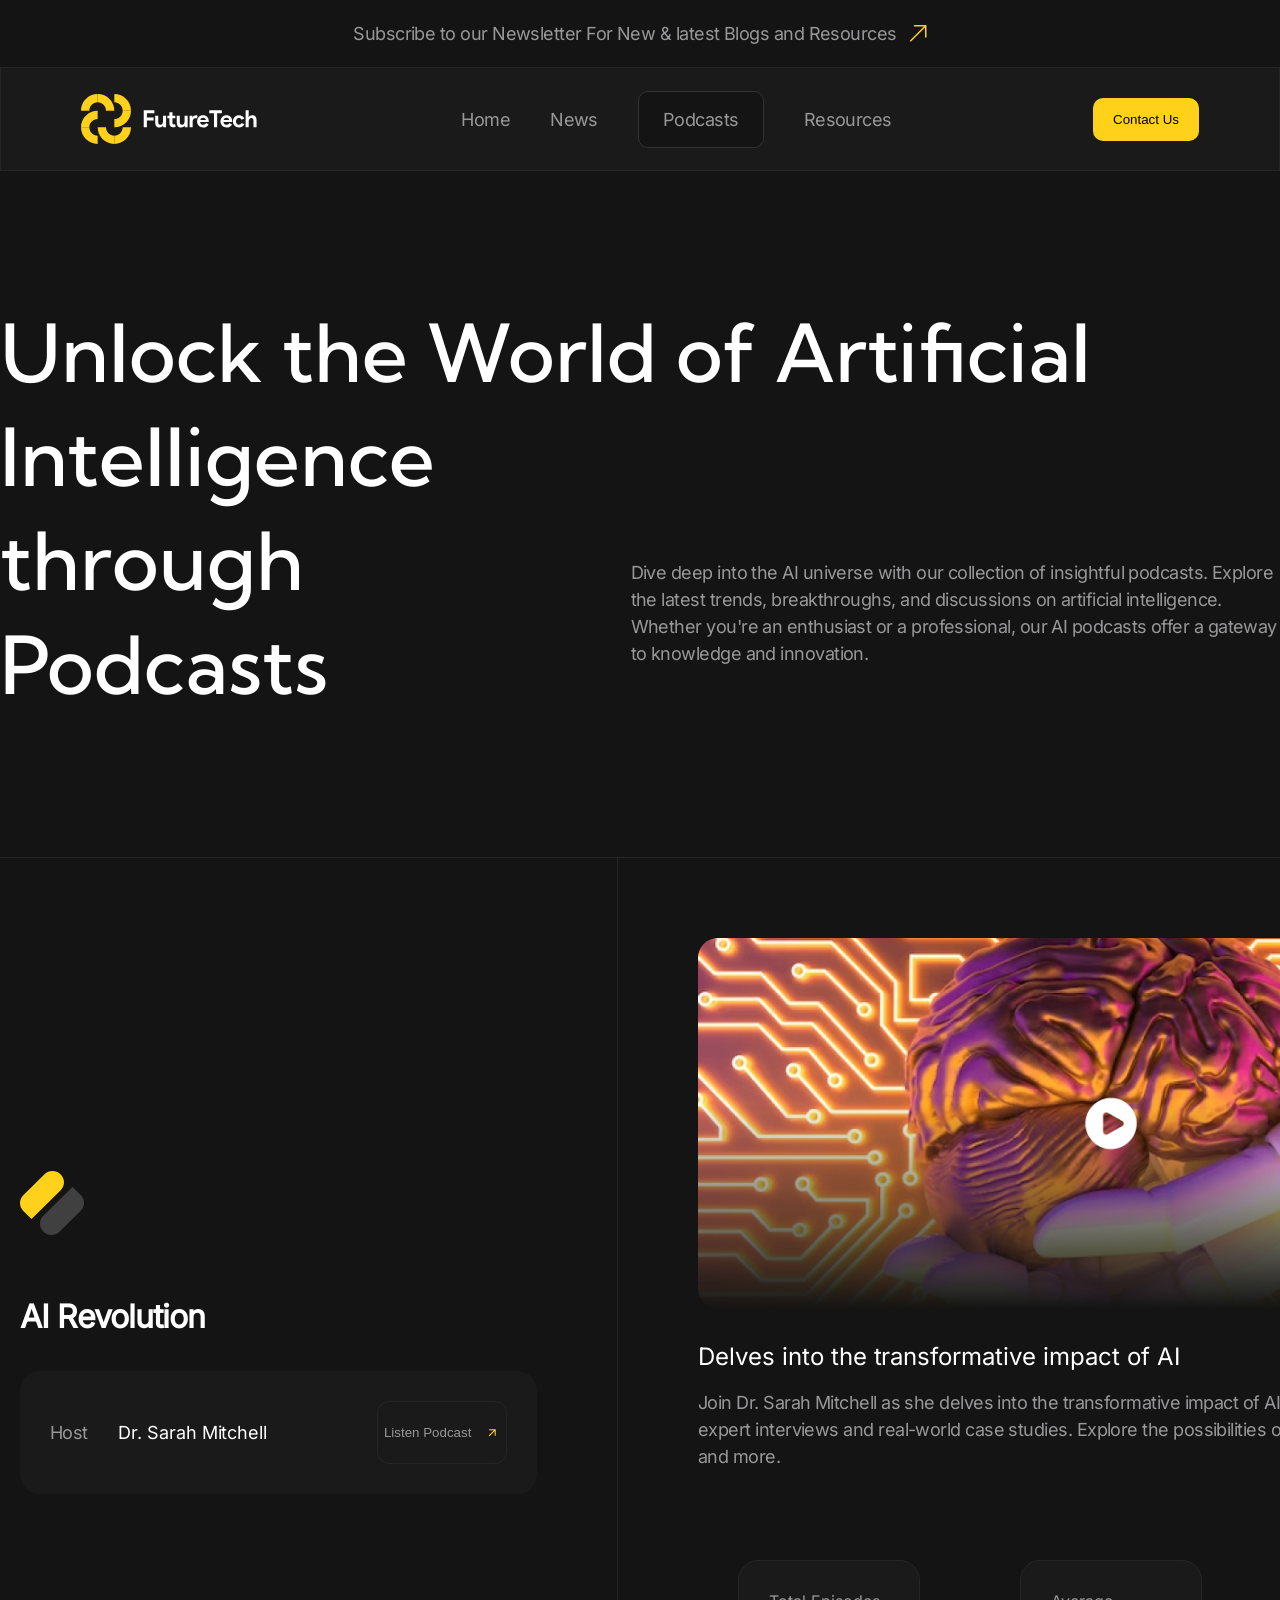
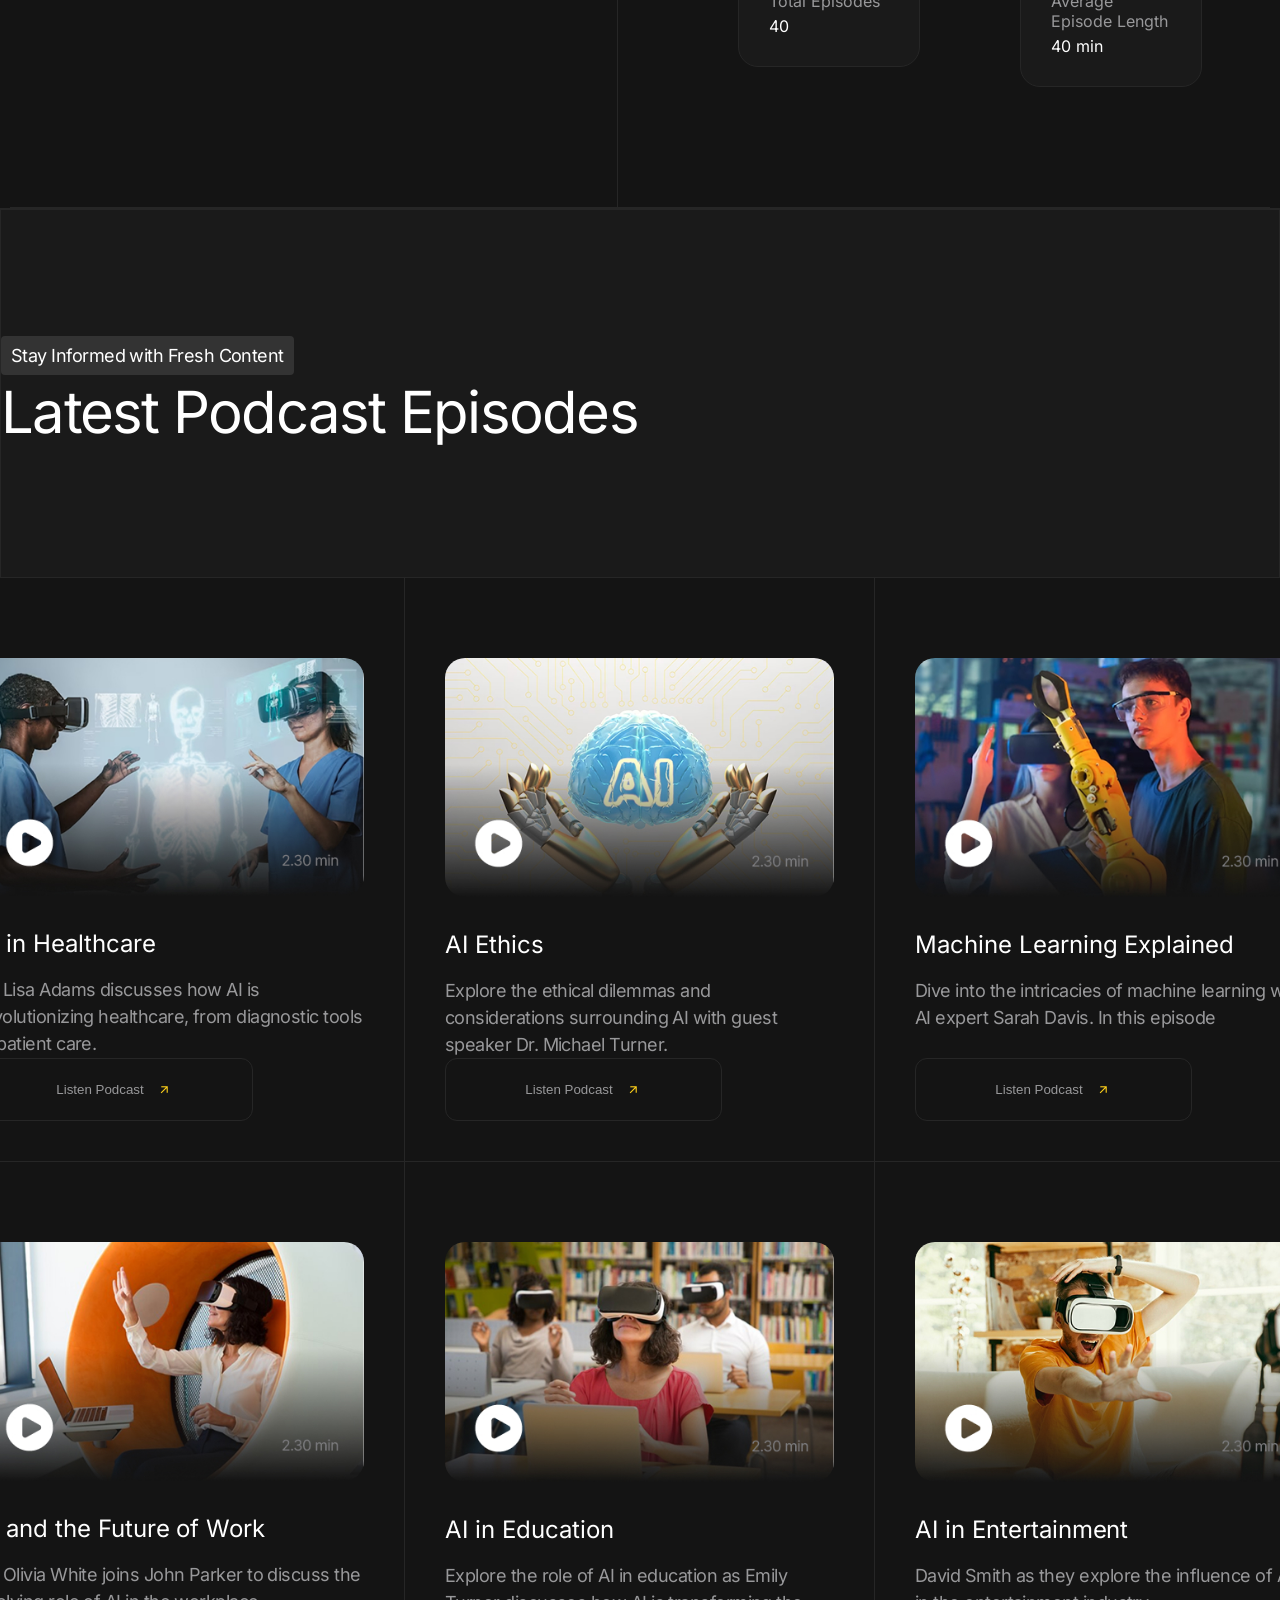
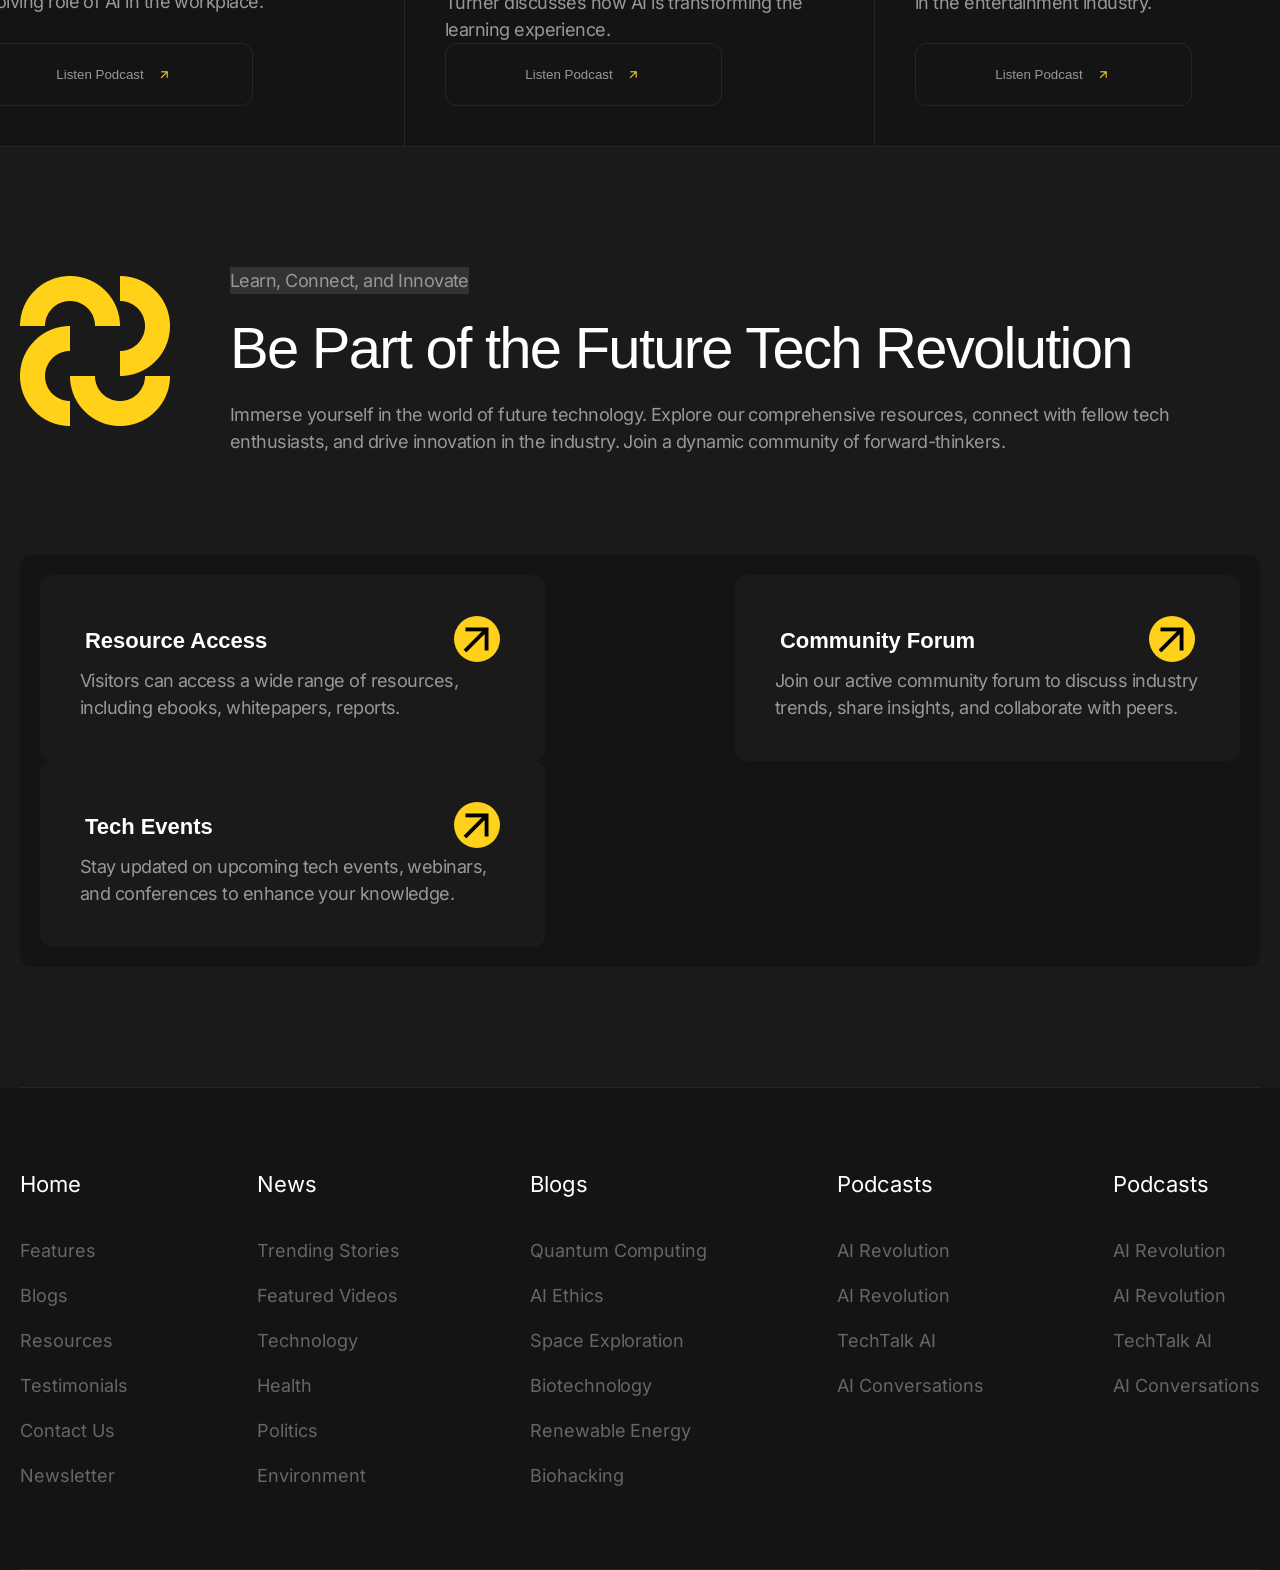
<file: podcasts.html>
<!doctype html>
<html lang="en">

<head>
    <meta charset="UTF-8" />
    <link rel="icon" type="image/svg+xml" href="/favicon.svg" />
    <meta name="viewport" content="width=device-width, initial-scale=1.0" />
    <title>futuretech</title>
  <script type="module" crossorigin src="./assets/material-icons-DBXLLKMU.js"></script>
  <link rel="stylesheet" crossorigin href="./assets/material-icons-w3gqhEBj.css">
  <link rel="stylesheet" crossorigin href="./assets/podcasts-DfFN_lgS.css">
</head>

<body>
    <div class="header__container">
        <header class="header">
            <div class="header__top-link"><a href="#">
                    Subscribe to our Newsletter For New & latest Blogs and Resources <img src="data:image/svg+xml,%3csvg%20width='17'%20height='17'%20viewBox='0%200%2017%2017'%20fill='none'%20xmlns='http://www.w3.org/2000/svg'%3e%3cpath%20fill-rule='evenodd'%20clip-rule='evenodd'%20d='M4.5%204.91738e-07L15.75%200C15.9489%200%2016.1397%200.0790176%2016.2803%200.21967C16.421%200.360322%2016.5%200.551088%2016.5%200.75V12C16.5%2012.4142%2016.1642%2012.75%2015.75%2012.75C15.3358%2012.75%2015%2012.4142%2015%2012V2.56066L1.28033%2016.2803C0.987437%2016.5732%200.512563%2016.5732%200.21967%2016.2803C-0.0732233%2015.9874%20-0.0732233%2015.5126%200.21967%2015.2197L13.9393%201.5L4.5%201.5C4.08579%201.5%203.75%201.16421%203.75%200.75C3.75%200.335787%204.08579%204.91738e-07%204.5%204.91738e-07Z'%20fill='%23FFD11A'/%3e%3c/svg%3e"
                        alt="">
                </a></div>
            <div class="header__wrap">
                <img class="logo" src="./assets/logo-CynRzNWS.svg" alt="logo">
                <ul class="menu__list">
                    <li class="home"><a href="index.html">Home</a></li>
                    <li class="news"><a href="news.html">News</a></li>
                    <li class="podcasts"><a href="podcasts.html">Podcasts</a></li>
                    <li class="resources"><a href="resources.html">Resources</a></li>
                </ul>
                <button class='menu__btn'>Contact Us</button>
            </div>
    </div>
    </header>
    <section class="main">
        <div class="container">
            <div class="main__container-top">
                <div class="container__top-left">
                    <div class="main__wrap">
                        <h1>Unlock the World of Artificial Intelligence </h1>
                        <div class="h1anP">
                            <h1>through Podcasts</h1>
                            <p>Dive deep into the AI universe with our collection of insightful podcasts. Explore the
                                latest trends, breakthroughs, and discussions on artificial intelligence. Whether you're
                                an enthusiast or a professional, our AI podcasts offer a gateway to knowledge and
                                innovation.</p>
                        </div>
                    </div>
                </div>
            </div>
        </div>
    </section>
    <section class="under__top">
        <div class="main__container">
            <div class="container">
                <div class="revolution__conversations">
                    <div class="under__top-top under__top-top_bottom_bottom">
                        <div class="under__top-top-left">
                            <img src="data:image/svg+xml,%3csvg%20width='64'%20height='64'%20viewBox='0%200%2064%2064'%20fill='none'%20xmlns='http://www.w3.org/2000/svg'%3e%3cpath%20d='M40.7013%2019.2154L11.5179%2048L3.29874%2039.8932C-1.09958%2035.555%20-1.09958%2028.5214%203.29874%2024.1832L24.5183%203.25365C28.9166%20-1.08455%2036.0477%20-1.08455%2040.446%203.25365L40.7013%203.50542C45.0996%207.84363%2045.0996%2014.8772%2040.7013%2019.2154Z'%20fill='%23FFD11A'/%3e%3cpath%20d='M23.2987%2044.7846L52.4821%2016L60.7013%2024.1068C65.0996%2028.445%2065.0996%2035.4786%2060.7013%2039.8168L39.4817%2060.7463C35.0834%2065.0845%2027.9523%2065.0845%2023.554%2060.7463L23.2987%2060.4946C18.9004%2056.1564%2018.9004%2049.1228%2023.2987%2044.7846Z'%20fill='%23404040'/%3e%3c/svg%3e" alt="">
                            <div class="revolution">
                                <h3>AI Revolution</h3>
                                <span></span>
                            </div>
                            <div class="host">
                                <div class="info">
                                    <p>Host</p>
                                    <h4>Dr. Sarah Mitchell</h4>
                                </div>
                                <button class="common__btn-arrow">Listen Podcast</button>
                            </div>
                        </div>
                        <div class="under__top-top-right">
                            <div class="for-video">
                                <img src="./assets/under__top-top-right-CRy5JdIl.jpg" alt="">
                            </div>
                            <h4>Delves into the transformative impact of AI</h4>
                            <p>Join Dr. Sarah Mitchell as she delves into the transformative impact of AI on industries,
                                featuring expert interviews and real-world case studies. Explore the possibilities of AI
                                in healthcare, finance, and more.</p>
                            <div class="blocks">
                                <div class="block1 block">
                                    <dl>
                                        <dt>Total Episodes</dt>
                                        <dd>40</dd>
                                    </dl>
                                </div>
                                <div class="block2 block">
                                    <dl>
                                        <dt>Average Episode Length</dt>
                                        <dd>40 min</dd>
                                    </dl>
                                </div>
                                <div class="block3 block">
                                    <dl>
                                        <dt>Release Frequency</dt>
                                        <dd>Monthly</dd>
                                    </dl>
                                </div>
                            </div>
                        </div>
                    </div>
                </div>
            </div>
        </div>
    </section>
    <section class="middle__content">
        <div class="main__container">
            <div class="latest_bodcast-episode">
                <div class="container">
                    <div class="latest">
                        <p>Stay Informed with Fresh Content</p>
                        <h2>Latest Podcast Episodes</h2>
                    </div>
                </div>
            </div>
            <div class="latest_bodcast-episode-content">
                <div class="block__top">
                    <div class="block1 block">
                        <img src="./assets/img_product-episode1-D1n-nd3r.jpg" alt="">
                        <h4>AI in Healthcare</h4>
                        <p>Dr. Lisa Adams discusses how AI is revolutionizing healthcare, from diagnostic tools to
                            patient
                            care.</p>
                        <button class="common__btn-arrow">Listen Podcast</button>
                    </div>
                    <div class="block2 block">
                        <img src="./assets/img_product-episode2-t0OSjc_o.jpg" alt="">
                        <h4>AI Ethics</h4>
                        <p>Explore the ethical dilemmas and considerations surrounding AI with guest speaker Dr. Michael
                            Turner.</p>
                        <button class="common__btn-arrow">Listen Podcast</button>
                    </div>
                    <div class="block3 block">
                        <img src="./assets/img_product-episode3-MlVWQckB.jpg" alt="">
                        <h4>Machine Learning Explained</h4>
                        <p>Dive into the intricacies of machine learning with AI expert Sarah Davis. In this episode</p>
                        <button class="common__btn-arrow">Listen Podcast</button>
                    </div>
                </div>
                <div class="block__bottom">
                    <div class="block1 block">
                        <img src="./assets/img_product-episode4-CY8uES-r.jpg" alt="">
                        <h4>AI and the Future of Work</h4>
                        <p>Dr. Olivia White joins John Parker to discuss the evolving role of AI in the workplace.</p>
                        <button class="common__btn-arrow">Listen Podcast</button>
                    </div>
                    <div class="block2 block">
                        <img src="./assets/img_product-episode5-BRAVcqg3.jpg" alt="">
                        <h4>AI in Education</h4>
                        <p>Explore the role of AI in education as Emily Turner discusses how AI is transforming the
                            learning
                            experience.</p>
                        <button class="common__btn-arrow">Listen Podcast</button>
                    </div>
                    <div class="block3 block">
                        <img src="./assets/img_product-episode6-dNmr6Fch.jpg" alt="">
                        <h4>AI in Entertainment</h4>
                        <p>David Smith as they explore the influence of AI in the entertainment industry.</p>
                        <button class="common__btn-arrow">Listen Podcast</button>
                    </div>
                </div>
            </div>
        </div>
    </section>
    <section class="footer__top">
        <div class="main__container">
            <div class="container">
                <div class="footer__top-content">
                    <div class="top__part">
                        <img src="[data-uri]" alt="">
                        <div class="top__part-info">
                            <div class="main__wrap main__wrap-top-footer">
                                <p><span>Learn, Connect, and Innovate</span></p>
                                <h2>Be Part of the Future Tech Revolution</h2>
                                <p>
                                    Immerse yourself in the world of future technology. Explore our comprehensive
                                    resources,
                                    connect
                                    with
                                    fellow tech enthusiasts, and drive innovation in the industry. Join a dynamic
                                    community
                                    of
                                    forward-thinkers.
                                </p>
                            </div>
                        </div>
                    </div>
                </div>
                <div class="footer__bottom">

                    <div class="left__part part">
                        <button>
                            <p>Resource Access</p>
                            <span></span>
                        </button>
                        <p>Visitors can access a wide range of resources, including ebooks, whitepapers, reports.
                        </p>
                    </div>

                    <div class="middle__part part">
                        <button>
                            <p>Community Forum</p>
                            <span></span>
                        </button>
                        <p>
                            Join our active community forum to discuss industry trends, share insights, and collaborate
                            with
                            peers.
                        </p>
                    </div>

                    <div class="right__part part">
                        <button>
                            <p>Tech Events</p>
                            <span></span>
                        </button>
                        <p>
                            Stay updated on upcoming tech events, webinars, and conferences to enhance your knowledge.
                        </p>
                    </div>
                </div>
            </div>
        </div>
    </section>

    <footer class="footer">
        <div class="main__container">
            <div class="container">
                <div class="footer-content">
                    <div class="footer__columns">

                        <dl>
                            <dt>Home</dt>

                            <dd>Features</dd>
                            <dd>Blogs</dd>
                            <dd>Resources</dd>
                            <dd>Testimonials</dd>
                            <dd>Contact Us</dd>
                            <dd>Newsletter</dd>
                        </dl>

                        <dl>
                            <dt>News</dt>

                            <dd>Trending Stories</dd>
                            <dd>Featured Videos</dd>
                            <dd>Technology</dd>
                            <dd>Health</dd>
                            <dd>Politics</dd>
                            <dd>Environment</dd>
                        </dl>

                        <dl>
                            <dt>Blogs</dt>

                            <dd>Quantum Computing</dd>
                            <dd>AI Ethics</dd>
                            <dd>Space Exploration</dd>
                            <dd>Biotechnology</dd>
                            <dd>Renewable Energy</dd>
                            <dd>Biohacking</dd>
                        </dl>

                        <dl>
                            <dt>Podcasts</dt>

                            <dd>AI Revolution</dd>
                            <dd>AI Revolution</dd>
                            <dd>TechTalk AI</dd>
                            <dd>AI Conversations</dd>
                        </dl>

                        <dl>
                            <dt>Podcasts</dt>

                            <dd>AI Revolution</dd>
                            <dd>AI Revolution</dd>
                            <dd>TechTalk AI</dd>
                            <dd>AI Conversations</dd>
                        </dl>

                    </div>
                </div>
            </div>
        </div>
    </footer>

</body>

</html>
</file>
<file: assets/material-icons-w3gqhEBj.css>
@font-face{font-family:Inter;font-style:normal;font-display:swap;font-weight:400;src:url(./inter-cyrillic-ext-400-normal-BQZuk6qB.woff2)format("woff2"),url(./inter-cyrillic-ext-400-normal-DQukG94-.woff)format("woff");unicode-range:U+460-52F,U+1C80-1C8A,U+20B4,U+2DE0-2DFF,U+A640-A69F,U+FE2E-FE2F}@font-face{font-family:Inter;font-style:normal;font-display:swap;font-weight:400;src:url(./inter-cyrillic-400-normal-obahsSVq.woff2)format("woff2"),url(./inter-cyrillic-400-normal-HOLc17fK.woff)format("woff");unicode-range:U+301,U+400-45F,U+490-491,U+4B0-4B1,U+2116}@font-face{font-family:Inter;font-style:normal;font-display:swap;font-weight:400;src:url(./inter-greek-ext-400-normal-DGGRlc-M.woff2)format("woff2"),url(./inter-greek-ext-400-normal-KugGGMne.woff)format("woff");unicode-range:U+1F??}@font-face{font-family:Inter;font-style:normal;font-display:swap;font-weight:400;src:url(./inter-greek-400-normal-B4URO6DV.woff2)format("woff2"),url(./inter-greek-400-normal-q2sYcFCs.woff)format("woff");unicode-range:U+370-377,U+37A-37F,U+384-38A,U+38C,U+38E-3A1,U+3A3-3FF}@font-face{font-family:Inter;font-style:normal;font-display:swap;font-weight:400;src:url(./inter-vietnamese-400-normal-DMkecbls.woff2)format("woff2"),url(./inter-vietnamese-400-normal-Bbgyi5SW.woff)format("woff");unicode-range:U+102-103,U+110-111,U+128-129,U+168-169,U+1A0-1A1,U+1AF-1B0,U+300-301,U+303-304,U+308-309,U+323,U+329,U+1EA0-1EF9,U+20AB}@font-face{font-family:Inter;font-style:normal;font-display:swap;font-weight:400;src:url(./inter-latin-ext-400-normal-C1nco2VV.woff2)format("woff2"),url(./inter-latin-ext-400-normal-77YHD8bZ.woff)format("woff");unicode-range:U+100-2BA,U+2BD-2C5,U+2C7-2CC,U+2CE-2D7,U+2DD-2FF,U+304,U+308,U+329,U+1D00-1DBF,U+1E00-1E9F,U+1EF2-1EFF,U+2020,U+20A0-20AB,U+20AD-20C0,U+2113,U+2C60-2C7F,U+A720-A7FF}@font-face{font-family:Inter;font-style:normal;font-display:swap;font-weight:400;src:url(./inter-latin-400-normal-C38fXH4l.woff2)format("woff2"),url(./inter-latin-400-normal-CyCys3Eg.woff)format("woff");unicode-range:U+??,U+131,U+152-153,U+2BB-2BC,U+2C6,U+2DA,U+2DC,U+304,U+308,U+329,U+2000-206F,U+20AC,U+2122,U+2191,U+2193,U+2212,U+2215,U+FEFF,U+FFFD}@font-face{font-family:Kumbh Sans Variable;font-style:normal;font-display:swap;font-weight:100 900;src:url(./kumbh-sans-math-wght-normal-BfIM-J8Z.woff2)format("woff2-variations");unicode-range:U+302-303,U+305,U+307-308,U+310,U+312,U+315,U+31A,U+326-327,U+32C,U+32F-330,U+332-333,U+338,U+33A,U+346,U+34D,U+391-3A1,U+3A3-3A9,U+3B1-3C9,U+3D1,U+3D5-3D6,U+3F0-3F1,U+3F4-3F5,U+2016-2017,U+2034-2038,U+203C,U+2040,U+2043,U+2047,U+2050,U+2057,U+205F,U+2070-2071,U+2074-208E,U+2090-209C,U+20D0-20DC,U+20E1,U+20E5-20EF,U+2100-2112,U+2114-2115,U+2117-2121,U+2123-214F,U+2190,U+2192,U+2194-21AE,U+21B0-21E5,U+21F1-21F2,U+21F4-2211,U+2213-2214,U+2216-22FF,U+2308-230B,U+2310,U+2319,U+231C-2321,U+2336-237A,U+237C,U+2395,U+239B-23B7,U+23D0,U+23DC-23E1,U+2474-2475,U+25AF,U+25B3,U+25B7,U+25BD,U+25C1,U+25CA,U+25CC,U+25FB,U+266D-266F,U+27C0-27FF,U+2900-2AFF,U+2B0E-2B11,U+2B30-2B4C,U+2BFE,U+3030,U+FF5B,U+FF5D,U+1D400-1D7FF,U+1EE??}@font-face{font-family:Kumbh Sans Variable;font-style:normal;font-display:swap;font-weight:100 900;src:url(./kumbh-sans-symbols-wght-normal-DdnaTc_T.woff2)format("woff2-variations");unicode-range:U+1-C,U+E-1F,U+7F-9F,U+20DD-20E0,U+20E2-20E4,U+2150-218F,U+2190,U+2192,U+2194-2199,U+21AF,U+21E6-21F0,U+21F3,U+2218-2219,U+2299,U+22C4-22C6,U+2300-243F,U+2440-244A,U+2460-24FF,U+25A0-27BF,U+28??,U+2921-2922,U+2981,U+29BF,U+29EB,U+2B??,U+4DC0-4DFF,U+FFF9-FFFB,U+10140-1018E,U+10190-1019C,U+101A0,U+101D0-101FD,U+102E0-102FB,U+10E60-10E7E,U+1D2C0-1D2D3,U+1D2E0-1D37F,U+1F0??,U+1F100-1F1AD,U+1F1E6-1F1FF,U+1F30D-1F30F,U+1F315,U+1F31C,U+1F31E,U+1F320-1F32C,U+1F336,U+1F378,U+1F37D,U+1F382,U+1F393-1F39F,U+1F3A7-1F3A8,U+1F3AC-1F3AF,U+1F3C2,U+1F3C4-1F3C6,U+1F3CA-1F3CE,U+1F3D4-1F3E0,U+1F3ED,U+1F3F1-1F3F3,U+1F3F5-1F3F7,U+1F408,U+1F415,U+1F41F,U+1F426,U+1F43F,U+1F441-1F442,U+1F444,U+1F446-1F449,U+1F44C-1F44E,U+1F453,U+1F46A,U+1F47D,U+1F4A3,U+1F4B0,U+1F4B3,U+1F4B9,U+1F4BB,U+1F4BF,U+1F4C8-1F4CB,U+1F4D6,U+1F4DA,U+1F4DF,U+1F4E3-1F4E6,U+1F4EA-1F4ED,U+1F4F7,U+1F4F9-1F4FB,U+1F4FD-1F4FE,U+1F503,U+1F507-1F50B,U+1F50D,U+1F512-1F513,U+1F53E-1F54A,U+1F54F-1F5FA,U+1F610,U+1F650-1F67F,U+1F687,U+1F68D,U+1F691,U+1F694,U+1F698,U+1F6AD,U+1F6B2,U+1F6B9-1F6BA,U+1F6BC,U+1F6C6-1F6CF,U+1F6D3-1F6D7,U+1F6E0-1F6EA,U+1F6F0-1F6F3,U+1F6F7-1F6FC,U+1F7??,U+1F800-1F80B,U+1F810-1F847,U+1F850-1F859,U+1F860-1F887,U+1F890-1F8AD,U+1F8B0-1F8BB,U+1F8C0-1F8C1,U+1F900-1F90B,U+1F93B,U+1F946,U+1F984,U+1F996,U+1F9E9,U+1FA00-1FA6F,U+1FA70-1FA7C,U+1FA80-1FA89,U+1FA8F-1FAC6,U+1FACE-1FADC,U+1FADF-1FAE9,U+1FAF0-1FAF8,U+1FB??}@font-face{font-family:Kumbh Sans Variable;font-style:normal;font-display:swap;font-weight:100 900;src:url(./kumbh-sans-latin-ext-wght-normal-B4y6bPLU.woff2)format("woff2-variations");unicode-range:U+100-2BA,U+2BD-2C5,U+2C7-2CC,U+2CE-2D7,U+2DD-2FF,U+304,U+308,U+329,U+1D00-1DBF,U+1E00-1E9F,U+1EF2-1EFF,U+2020,U+20A0-20AB,U+20AD-20C0,U+2113,U+2C60-2C7F,U+A720-A7FF}@font-face{font-family:Kumbh Sans Variable;font-style:normal;font-display:swap;font-weight:100 900;src:url(./kumbh-sans-latin-wght-normal-icOIIFk9.woff2)format("woff2-variations");unicode-range:U+??,U+131,U+152-153,U+2BB-2BC,U+2C6,U+2DA,U+2DC,U+304,U+308,U+329,U+2000-206F,U+20AC,U+2122,U+2191,U+2193,U+2212,U+2215,U+FEFF,U+FFFD}@font-face{font-family:Material Icons;font-style:normal;font-display:swap;font-weight:400;src:url(./material-icons-latin-400-normal-kAwBdRge.woff2)format("woff2"),url(./material-icons-latin-400-normal-B5tbEuci.woff)format("woff")}
</file>
<file: assets/main-yBINN14b.css>
*,:before,:after{box-sizing:border-box;margin:0;padding:0}html,body{overflow-x:hidden}ul{list-style:none}img{max-width:100%;height:auto;display:block}a{letter-spacing:-.03em;color:var(--link-color);font-size:18px;font-weight:400;line-height:1.5;text-decoration:none;transition:all .4s}h4{color:#fff;letter-spacing:-.03px;font-size:24px;font-weight:500;line-height:1.5}.header__top-link a{justify-content:center;align-items:center;gap:13px;width:max-content;margin:0 auto;padding:20px 0;display:flex}.header__wrap{background-color:var(--second-color);border:1px solid var(--border-color);justify-content:space-between;align-items:center;padding:0 80px;display:flex}.menu__list{align-items:center;gap:40px;display:flex}.menu__btn{background-color:var(--button-color);cursor:pointer;padding:14px 20px}.menu__btn:hover{background-color:var(--hover-color-btn)}.logo{padding:26px 0}:root{--main-color:#141414;--second-color:#1a1a1a;--button-color:#ffd11a;--hover-color-btn:#927e2c;--link-color:#98989a;--link-hover-color:#7e7e81;--text-color:#98989a;--text-background:#333;--footer-text-color:#666;--border-color:#262626}.main__wrap{flex-direction:column;padding:130px 20px;display:flex}.h1anP{align-items:center;gap:80px;display:flex}.main__wrap-2{flex-direction:row;gap:80px}.main__wrap-2 img{border-radius:14px}.changed{color:red;width:333px}.global__climat-sammit{grid-template-columns:repeat(3,1fr);display:grid}.global__climat-sammit dt{color:var(--link-color);letter-spacing:-.03px;font-size:18px;font-weight:400;line-height:1.5}.global__climat-sammit dd{color:#fff;letter-spacing:-.03px;font-size:18px;font-weight:400;line-height:1.5}.info{flex-direction:column;justify-content:center;gap:30px;display:flex}.info p{margin-bottom:20px}.buttons__wrap{justify-content:space-between;margin-top:0;display:flex}.main__wrap-3{flex-flow:wrap;justify-content:center;align-items:center;gap:20px;display:flex}.main__wrap-3 .common__btn-arrow{margin-left:30px}.img__block{flex-direction:column;justify-content:center;align-items:center;width:512px;display:flex}.img__block img{border-radius:15px;width:100%}.img__block dl{flex-direction:column;gap:10px;display:flex}.img__block dl dt{color:#fff;letter-spacing:-.03px;font-size:20px;font-weight:600;line-height:1.5}.img__block dl dd{color:var(--link-color);letter-spacing:-.03px;font-size:20px;font-weight:400;line-height:1.5}.img__block .buttons{margin-bottom:20px}.discover__main-container{background-color:var(--second-color)}.discover__buttons{justify-content:center;align-items:center;gap:20px;padding:50px;display:flex}.discover .main__container{padding:0}.comments__block .main__wrap{padding-bottom:0}.comment__block{flex-direction:column;display:flex}.person__block{flex-wrap:wrap;padding:80px 0;display:flex}.person__block-1{padding-top:0}.personal__information{align-items:center;gap:16px;width:384px;display:flex}.personal__information dt{letter-spacing:-.03px;color:#fff;font-size:20px;font-weight:600;line-height:1.5}.personal__information dd{color:var(--text-color);letter-spacing:-.03px;font-size:18px;font-weight:400;line-height:1.5}.the__information{flex-direction:column;display:flex}.the__information dt{color:var(--text-color);letter-spacing:-.03px;margin-bottom:30px;font-size:20px;font-weight:600;line-height:1.5}.the__information dd{letter-spacing:-.03px;color:#fff;margin-bottom:10px;font-size:26px;font-weight:600;line-height:1.5}.the__information p{margin-bottom:10px}.btn__first-changed:before{color:red!important}.feature__videos__main-container{background-color:var(--second-color);margin:0 auto}.videos__container{grid-template-columns:repeat(2,1fr);display:grid}.video__container{border:1px solid var(--second-color);padding:80px}.video__container img{border-radius:15px;width:100%;max-width:718px}.video__container dl{gap:10px}.video__container dt{letter-spacing:-.03px;color:#fff;margin-bottom:10px;font-size:24px;font-weight:600;line-height:1.5}.video__container dd{color:var(--text-color);letter-spacing:-.03px;font-size:18px;font-weight:400;line-height:1.5}.menu__list{align-items:center}.menu__list .home{border:1px solid var(--text-background);background-color:var(--main-color);border-radius:10px;padding:14px 24px}.footer__top{background-color:var(--second-color);padding:0 20px}.footer__top .main__container{padding-bottom:120px}.top__part{align-items:center;gap:60px;max-width:1616px;display:flex}.top__part img{max-width:150px;max-height:150px;display:block}.main__wrap-top-footer{gap:16px;display:flex;flex-direction:column!important;padding:120px 0 100px!important}.main__wrap-top-footer h2{font-family:Kumbh Sans,sans-serif}.main__wrap-top-footer p span{background-color:var(--text-background);max-width:1366px;display:inline-block;padding:0!important}.footer__bottom{background-color:var(--main-color);border-radius:12px;flex-wrap:wrap;justify-content:space-between;padding:20px;display:flex}.part{background-color:var(--second-color);border-radius:12px;width:100%;max-width:505px;padding:40px}.part button{background:inherit;border:none;justify-content:space-between;align-items:center;width:100%;height:52px;padding:5px;display:flex}.part button p{letter-spacing:-.03px;color:#fff;font-size:22px;font-weight:600;line-height:1.5}.part button:hover{border-radius:20px;transform:translateY(-5px);box-shadow:0 5px 10px #00000080}.part span:after{background-color:var(--button-color);content:"arrow_outward";border-radius:50%;font-family:Material Icons;font-size:46px}.footer__bottom-content{padding-top:8 0px}.footer{padding:80px 20px 0}.footer__columns{flex-wrap:wrap;justify-content:space-between;display:flex}.footer__columns dl{margin-bottom:62px}.footer__columns dt{letter-spacing:-.03px;color:#fff;cursor:pointer;margin-bottom:36px;font-size:22px;font-weight:500;line-height:1.5;transition:all .4s}.footer__columns dt:hover{transform:scale(1.05)}.footer__columns dd{letter-spacing:-.03px;color:var(--footer-text-color);cursor:pointer;margin-bottom:18px;font-size:18px;font-weight:500;line-height:1.5;transition:all .4s}.footer__columns dd:hover{color:#fff;transform:scale(1.05)}body{background-color:var(--main-color);font-family:Inter,sans-serif}a{letter-spacing:-.03em;color:var(--link-color);font-size:18px;font-weight:400;line-height:1.5;transition:all .4s}a:hover{color:#fff}p{color:var(--text-color);letter-spacing:-.03em;font-size:20px;font-weight:400;line-height:1.5}h1,h2,h3,h4{color:#fff}h1{font-family:Kumbh Sans Variable,sans-serif;font-size:80px;font-weight:500;line-height:1.3}h2{letter-spacing:-.03em;font-size:58px;font-weight:500;line-height:1.3}h3{letter-spacing:-.03em;font-size:32px;font-weight:600;line-height:1.5}.main__container{border-bottom:1px solid var(--border-color)}.container{width:100%;max-width:1616px;margin:0 auto}.menu__btn{border:none;border-radius:10px;transition:all .4s}button{cursor:pointer;transition:all .4s}.read__more{background-color:inherit;border:1px solid var(--border-color);color:var(--link-color);border-radius:12px;justify-content:center;align-items:center;width:136px;height:63px;display:flex}.read__more:hover{color:#fff;border-color:#fff}.common__btn-arrow{background-color:inherit;border:1px solid var(--border-color);color:var(--link-color);border-radius:12px;justify-content:center;align-items:center;gap:13px;width:277px;height:63px;display:flex}.common__btn-arrow:after{content:"arrow_outward";width:16px;color:var(--button-color);font-family:Material Icons}.common__btn-arrow:hover{color:#fff;border-color:#fff}.buttons{align-items:center;gap:20px;margin-top:20px;display:flex}.buttons .btn__first,.buttons .btn__second,.buttons .btn__third{border:1px solid var(--border-color);background-color:var(--second-color);width:87px;height:43px;color:var(--text-color);border-radius:100px}.buttons .btn__first:hover,.buttons .btn__second:hover,.buttons .btn__third:hover{transform:scale(1.02);box-shadow:0 5px 5px #000}.btn__first,.btn__first-changed{justify-content:center;align-items:center;gap:6px;display:flex}.btn__first:before,.btn__first-changed:before{content:"favorite";font-family:Material Icons}.btn__first:hover,.btn__first-changed:hover{color:#fff}.btn__second{justify-content:center;align-items:center;gap:6px;display:flex}.btn__second:before{content:"send";margin-bottom:3px;font-family:Material Icons;transform:rotate(-45deg)}.btn__second:hover{color:#fff}.btn__third{justify-content:center;align-items:center;gap:6px;display:flex}.btn__third:before{content:"mode_comment";margin-bottom:3px;font-family:Material Icons}.btn__third:hover{color:#fff}.extra__wrap-header{flex-direction:row;justify-content:space-between}.extra__wrap-header p{background-color:var(--text-background);border-radius:4px;width:max-content;padding:6px 10px}.discover__button{background-color:inherit;border:1px solid var(--border-color);color:var(--link-color);border-radius:12px;justify-content:center;align-items:center;width:249px;height:87px;display:flex}.discover__button:hover{color:#fff;border-color:#fff}
</file>
<file: assets/news-OfvN8Zle.css>
*,:before,:after{box-sizing:border-box;margin:0;padding:0}html,body{overflow-x:hidden}ul{list-style:none}img{max-width:100%;height:auto;display:block}body{background-color:var(--main-color);font-family:Inter,sans-serif}a{letter-spacing:-.03em;color:var(--link-color);font-size:18px;font-weight:400;line-height:1.5;text-decoration:none;transition:all .4s}a:hover{color:#fff}p{color:var(--text-color);letter-spacing:-.03em;font-size:20px;font-weight:400;line-height:1.5}h1,h2,h3,h4{color:#fff}h1{font-family:Kumbh Sans Variable,sans-serif;font-size:80px;font-weight:500;line-height:1.3}h2{letter-spacing:-.03em;font-size:58px;font-weight:500;line-height:1.3}h3{letter-spacing:-.03em;font-size:32px;font-weight:600;line-height:1.5}h4{color:#fff;letter-spacing:-.03px;font-size:24px;font-weight:500;line-height:1.5}:root{--main-color:#141414;--second-color:#1a1a1a;--button-color:#ffd11a;--hover-color-btn:#927e2c;--link-color:#98989a;--link-hover-color:#7e7e81;--text-color:#98989a;--text-background:#333;--footer-text-color:#666;--border-color:#262626}.header__top-link a{justify-content:center;align-items:center;gap:13px;width:max-content;margin:0 auto;padding:20px 0;display:flex}.header__wrap{background-color:var(--second-color);border:1px solid var(--border-color);justify-content:space-between;align-items:center;padding:0 80px;display:flex}.menu__list{align-items:center;gap:40px;display:flex}.menu__btn{background-color:var(--button-color);cursor:pointer;padding:14px 20px}.menu__btn:hover{background-color:var(--hover-color-btn)}.logo{padding:26px 0}.main{border-bottom:1px solid var(--border-color)}.main__container-top{display:flex}.container__top-left{gap:20px;width:100%;max-width:1105px;margin-top:clamp(20px,10vw,150px)}.container__top-left h1{margin-top:10px}.container__top-left .under__title-text{max-width:893px;margin-top:10px;margin-bottom:100px;font-size:18px}.container__top-left p span{color:var(--link-hover-color);font-family:Inter,sans-serif;font-size:18px;line-height:0}.container__top-right{border-left:1px solid var(--border-color);position:relative}.advantages{border-top:1px solid var(--border-color);display:flex}.advantages dl{border-right:1px solid var(--border-color);flex-direction:column;gap:10px;width:100%;max-width:100%;padding:50px;display:flex}.advantages dl:last-child{border-right:none}.advantages dt{color:#fff;font-size:40px}.advantages dd{color:var(--link-color);font-size:18px}.advantages dl:first-of-type{margin-left:0!important}.bottom__information{flex-direction:column;gap:30px;margin-left:80px;display:flex;position:absolute;top:50%}.people__block{display:flex}.menu__list{align-items:center}.menu__list .news{border:1px solid var(--text-background);background-color:var(--main-color);border-radius:10px;padding:14px 24px}.under__top-blocks{width:100%;display:flex}.under__top-block{border:1px solid var(--border-color);flex-direction:column;gap:30px;width:100%;padding:50px;display:flex}.under__top-block img{width:50px}.under__top-block button{color:#fff;text-align:left;background:0 0;border:none;justify-content:space-between;align-items:center;padding:5px;display:flex}.under__top-block button:hover{border-radius:20px;transform:translateY(-5px);box-shadow:0 5px 10px #00000080}.under__top-block button span:after{background-color:var(--button-color);content:"arrow_outward";color:var(--main-color);border-radius:50%;margin-right:30px;font-family:Material Icons;font-size:46px}.under__top-block button dt{letter-spacing:-.03px;font-size:20px;font-weight:500;line-height:1.5}.under__top-block button dd{letter-spacing:-.03px;color:var(--text-color);font-size:18px;font-weight:400;line-height:1.5}.under__top-block button:first-child{border-left:none}.under__top-block button:last-child{border-right:none}.feature__tech .main__container{background-color:var(--second-color)}.feature__tech-title{flex-direction:column;gap:16px;padding:120px 0;display:flex}.feature__tech-title p{background-color:var(--text-background);align-self:baseline;width:max-content;padding:6px 10px}.feature__tech-blog .main__container{background-color:var(--background-color)}.feature__tech-blocks{display:flex}.feature__tech-blocks p{font-size:18px;font-weight:400}.feature__tech-blocks .main__container{border-bottom:1px solid var(--border-color)}.blog__left{flex-direction:column;margin:auto 0;display:flex}.blog__left h3{margin-bottom:16px}.blog__left img{width:64px;margin-bottom:54px}.blog__right{border-left:1px solid var(--border-color);grid-template-columns:repeat(2,1fr);gap:30px;padding:80px;display:grid}.blog__right .block{border:1px solid var(--border-color);background-color:var(--second-color);border-radius:12px;flex-direction:column;gap:20px;padding:40px;display:flex}.discover__main-container{background-color:var(--second-color)}.discover__buttons{justify-content:center;align-items:center;gap:20px;padding:50px;display:flex}.discover .main__container{padding:0}.comments__block .main__wrap{padding-bottom:0}.comment__block{flex-direction:column;display:flex}.person__block{flex-wrap:wrap;padding:80px 0;display:flex}.person__block-1{padding-top:0}.personal__information{align-items:center;gap:16px;width:384px;display:flex}.personal__information dt{letter-spacing:-.03px;color:#fff;font-size:20px;font-weight:600;line-height:1.5}.personal__information dd{color:var(--text-color);letter-spacing:-.03px;font-size:18px;font-weight:400;line-height:1.5}.the__information{flex-direction:column;display:flex}.the__information dt{color:var(--text-color);letter-spacing:-.03px;margin-bottom:30px;font-size:20px;font-weight:600;line-height:1.5}.the__information dd{letter-spacing:-.03px;color:#fff;margin-bottom:10px;font-size:26px;font-weight:600;line-height:1.5}.the__information p{margin-bottom:10px}.btn__first-changed:before{color:red!important}.feature__containers{align-items:center;display:flex}.feature__container-left{flex-direction:column;gap:50px;padding:80px 80px 0 0;display:flex}.feature__container-left img{width:60px;height:64px}.feature__container-left p{width:519px}.feature__conainer-right{border-left:1px solid var(--border-color);flex-direction:column;gap:30px;width:100%;max-width:997px;padding:80px 0 0 80px;display:flex}.feature__conainer-right .top{gap:20px;display:flex}.feature__conainer-right .top h4{white-space:nowrap}.feature__conainer-right .top p{font-size:18px}.feature__conainer-right .middle{gap:8px;display:flex}.feature__conainer-right .middle .left{white-space:nowrap;background-color:var(--second-color);border-radius:12px;flex-direction:column;padding:30px;display:flex}.feature__conainer-right .right{background-color:var(--second-color);border-radius:12px;justify-content:space-between;width:100%;padding:30px;display:flex}.feature__conainer-right .right .common__btn-arrow{background-color:var(--main-color);width:147px;height:63px}.feature__conainer-right .right .common__btn-arrow:after{content:none}.feature__conainer-right .right .middle{flex-direction:column;display:flex}.feature__conainer-right img{border-radius:15px}.feature__conainer-right .end{background-color:var(--second-color);border-radius:12px;margin-bottom:80px;padding:30px}.feature__conainer-right .end a{font-size:18px}.feature__conainer-right .end h4{font-size:20px}.downloaded__by{background-color:var(--second-color);border-radius:12px;justify-content:space-between;width:433px;height:130px;padding:30px;display:flex}.downloaded__by .info p,.downloaded__by .info h4{white-space:nowrap;width:min-content}.downloaded__by .people{background-color:var(--main-color);border-radius:12px;padding:10px;display:flex;position:relative}.downloaded__by img+img{width:50px;height:50px;margin-left:-15px}.downloaded__by :first-child{width:50px;height:50px}.footer__top{background-color:var(--second-color);padding-top:clamp(30px,10vw,120px)}.top__part{align-items:center;gap:80px;padding-bottom:100px;display:flex}.top__part img{width:150px;height:150px}.main__wrap-top-footer{margin:16px 0 30px}.main__wrap-top-footer p span{background-color:var(--text-background);padding:6px}.footer__bottom{background-color:var(--main-color);border-radius:12px;justify-content:space-between;gap:20px;margin-bottom:120px;padding:20px;display:flex}.part{background-color:var(--second-color);border-radius:12px;flex-direction:column;gap:20px;padding:40px;display:flex}.part p{font-size:18px}.part button{background-color:inherit;text-align:left;border:none;justify-content:space-between;align-items:center;padding-left:10px;display:flex}.part button:hover{border-radius:20px;transform:translateY(-5px);box-shadow:0 5px 10px #00000080}.part button p{color:#fff;font-size:22px;font-weight:600}.part span:after{content:"arrow_outward";color:var(--main-color);background-color:var(--button-color);border-radius:50px;font-family:Material Icons;font-size:50px}.footer{padding:80px 20px 0}.footer__columns{flex-wrap:wrap;justify-content:space-between;display:flex}.footer__columns dl{margin-bottom:62px}.footer__columns dt{letter-spacing:-.03px;color:#fff;cursor:pointer;margin-bottom:36px;font-size:22px;font-weight:500;line-height:1.5;transition:all .4s}.footer__columns dt:hover{transform:scale(1.05)}.footer__columns dd{letter-spacing:-.03px;color:var(--footer-text-color);cursor:pointer;margin-bottom:18px;font-size:18px;font-weight:500;line-height:1.5;transition:all .4s}.footer__columns dd:hover{color:#fff;transform:scale(1.05)}.main__container{border-bottom:1px solid var(--border-color)}.container{width:100%;max-width:1616px;margin:0 auto;padding:0 20px}.menu__btn{border:none;border-radius:10px;transition:all .4s}button{cursor:pointer;transition:all .4s}.read__more{background-color:inherit;border:1px solid var(--border-color);color:var(--link-color);border-radius:12px;justify-content:center;align-items:center;width:136px;height:63px;display:flex}.read__more:hover{color:#fff;border-color:#fff}.common__btn-arrow{background-color:inherit;border:1px solid var(--border-color);color:var(--link-color);cursor:pointer;border-radius:12px;justify-content:center;align-items:center;gap:13px;width:277px;height:63px;display:flex}.common__btn-arrow:after{content:"arrow_outward";width:16px;color:var(--button-color);font-family:Material Icons}.common__btn-arrow:hover{color:#fff;border-color:#fff}.buttons{align-items:center;gap:20px;margin-top:20px;display:flex}.buttons .btn__first,.buttons .btn__second,.buttons .btn__third{border:1px solid var(--border-color);background-color:var(--second-color);width:87px;height:43px;color:var(--text-color);border-radius:100px}.buttons .btn__first:hover,.buttons .btn__second:hover,.buttons .btn__third:hover{transform:scale(1.02);box-shadow:0 5px 5px #000}.btn__first,.btn__first-changed{justify-content:center;align-items:center;gap:6px;display:flex}.btn__first:before,.btn__first-changed:before{content:"favorite";font-family:Material Icons}.btn__first:hover,.btn__first-changed:hover{color:#fff}.btn__second{justify-content:center;align-items:center;gap:6px;display:flex}.btn__second:before{content:"send";margin-bottom:3px;font-family:Material Icons;transform:rotate(-45deg)}.btn__second:hover{color:#fff}.btn__third{justify-content:center;align-items:center;gap:6px;display:flex}.btn__third:before{content:"mode_comment";margin-bottom:3px;font-family:Material Icons}.btn__third:hover{color:#fff}.extra__wrap-header{flex-direction:row;justify-content:space-between}.extra__wrap-header p{background-color:var(--text-background);border-radius:4px;width:max-content;padding:6px 10px}.discover__button{background-color:inherit;border:1px solid var(--border-color);color:var(--link-color);border-radius:12px;justify-content:center;align-items:center;width:249px;height:87px;display:flex}.discover__button:hover{color:#fff;border-color:#fff}
</file>
<file: assets/podcasts-DfFN_lgS.css>
*,:before,:after{box-sizing:border-box;margin:0;padding:0}html,body{overflow-x:hidden}ul{list-style:none}img{max-width:100%;height:auto;display:block}a{letter-spacing:-.03em;color:var(--link-color);font-size:18px;font-weight:400;line-height:1.5;text-decoration:none;transition:all .4s}h4{color:#fff;letter-spacing:-.03px;font-size:24px;font-weight:500;line-height:1.5}:root{--main-color:#141414;--second-color:#1a1a1a;--button-color:#ffd11a;--hover-color-btn:#927e2c;--link-color:#98989a;--link-hover-color:#7e7e81;--text-color:#98989a;--text-background:#333;--footer-text-color:#666;--border-color:#262626}.header__top-link a{justify-content:center;align-items:center;gap:13px;width:max-content;margin:0 auto;padding:20px 0;display:flex}.header__wrap{background-color:var(--second-color);border:1px solid var(--border-color);justify-content:space-between;align-items:center;padding:0 80px;display:flex}.menu__list{align-items:center;gap:40px;display:flex}.menu__btn{background-color:var(--button-color);cursor:pointer;padding:14px 20px}.menu__btn:hover{background-color:var(--hover-color-btn)}.logo{padding:26px 0}.main{border-bottom:1px solid var(--border-color);padding:130px 0 140px}.h1anP{align-items:center;gap:80px;display:flex}.h1anP p{width:clamp(300px,60vw,800px);font-size:18px}.revolution__conversations{flex-direction:column;padding:0 10px;display:flex}.under__top-top_bottom_bottom{justify-content:space-between;align-items:center;display:flex}.under__top-top{border-bottom:1px solid var(--border-color);justify-content:space-between;display:flex}.under__top-top-right{border-left:1px solid var(--border-color);width:clamp(200px,200vw,917px);padding:80px 10px 80px 80px}.under__top-top-right p{padding:14px 0 50px}.under__top-bottom-right{border-left:1px solid var(--border-color);width:clamp(200px,200vw,917px);padding:80px 10px 80px 80px}.under__top-bottom-right p{padding:14px 0 50px}.under__top-top-left{padding:80px 80px 80px 10px}.under__top-top-left h3{padding:58px 0 30px}.for-video{border-radius:20px;width:fit-content;margin-bottom:30px;overflow:hidden}.for-video img{object-fit:cover}.blocks{justify-content:space-between;gap:20px;display:flex}.blocks .block{width:292px}.blocks dl{background-color:var(--second-color);border:1px solid var(--border-color);color:#fff;border-radius:20px;flex-direction:column;justify-content:center;gap:5px;padding:30px;display:flex}.blocks dl dt{color:var(--text-color)}.host{background-color:var(--second-color);border-radius:20px;gap:110px;max-width:517px;padding:30px;display:flex}.host h4{white-space:nowrap;font-size:18px}.info{align-items:center;gap:30px;display:flex}.latest_bodcast-episode{background-color:var(--second-color);border:1px solid var(--border-color);padding:126px 0}.latest_bodcast-episode p{color:#fff;background-color:var(--text-background);border-radius:4px;width:fit-content;padding:6px 10px}.latest_bodcast-episode-content{flex-direction:column;align-items:center;display:flex}.latest_bodcast-episode-content .block{flex-direction:column;width:470px;padding:40px;display:flex}.latest_bodcast-episode-content .block img{border-radius:20px;margin-top:40px;margin-bottom:30px}.latest_bodcast-episode-content .block p{letter-spacing:-.03em;padding-top:14px}.latest_bodcast-episode-content .block button{margin-top:auto}.block__top{border-bottom:1px solid var(--border-color);display:flex}.block__top .block1{border-left:1px solid var(--border-color)}.block__top .block1,.block__top .block2,.block__top .block3{border-right:1px solid var(--border-color)}.block__bottom{display:flex}.block__bottom .block1{border-left:1px solid var(--border-color)}.block__bottom .block1,.block__bottom .block2,.block__bottom .block3{border-right:1px solid var(--border-color)}.block{padding:40px;display:block}.block img{border-radius:20px}.block button{border:1px solid var(--border-color);color:var(--text-color);border-radius:12px;padding:18px 63px}.block__buttons{white-space:nowrap;gap:20px;padding-top:30px}.button1{background:inherit}.button2{background:var(--second-color)}.footer__top{background-color:var(--second-color);padding:0 20px}.footer__top .main__container{padding-bottom:120px}.top__part{align-items:center;gap:60px;max-width:1616px;display:flex}.top__part img{max-width:150px;max-height:150px;display:block}.main__wrap-top-footer{gap:16px;display:flex;flex-direction:column!important;padding:120px 0 100px!important}.main__wrap-top-footer h2{font-family:Kumbh Sans,sans-serif}.main__wrap-top-footer p span{background-color:var(--text-background);max-width:1366px;display:inline-block;padding:0!important}.footer__bottom{background-color:var(--main-color);border-radius:12px;flex-wrap:wrap;justify-content:space-between;padding:20px;display:flex}.part{background-color:var(--second-color);border-radius:12px;width:100%;max-width:505px;padding:40px}.part button{background:inherit;border:none;justify-content:space-between;align-items:center;width:100%;height:52px;padding:5px;display:flex}.part button p{letter-spacing:-.03px;color:#fff;font-size:22px;font-weight:600;line-height:1.5}.part button:hover{border-radius:20px;transform:translateY(-5px);box-shadow:0 5px 10px #00000080}.part span:after{background-color:var(--button-color);content:"arrow_outward";border-radius:50%;font-family:Material Icons;font-size:46px}.footer__bottom-content{padding-top:8 0px}.footer{padding:80px 20px 0}.footer__columns{flex-wrap:wrap;justify-content:space-between;display:flex}.footer__columns dl{margin-bottom:62px}.footer__columns dt{letter-spacing:-.03px;color:#fff;cursor:pointer;margin-bottom:36px;font-size:22px;font-weight:500;line-height:1.5;transition:all .4s}.footer__columns dt:hover{transform:scale(1.05)}.footer__columns dd{letter-spacing:-.03px;color:var(--footer-text-color);cursor:pointer;margin-bottom:18px;font-size:18px;font-weight:500;line-height:1.5;transition:all .4s}.footer__columns dd:hover{color:#fff;transform:scale(1.05)}.podcasts{border:1px solid var(--text-background);background-color:var(--main-color);border-radius:10px;padding:14px 24px}body{background-color:var(--main-color);font-family:Inter,sans-serif}a{letter-spacing:-.03em;color:var(--link-color);font-size:18px;font-weight:400;line-height:1.5;transition:all .4s}a:hover{color:#fff}p{color:var(--text-color);letter-spacing:-.03em;font-size:18px;font-weight:400;line-height:1.5}h1,h2,h3,h4{color:#fff}h1{font-family:Kumbh Sans Variable,sans-serif;font-size:80px;font-weight:500;line-height:1.3}h2{letter-spacing:-.03em;font-size:58px;font-weight:500;line-height:1.3}h3{letter-spacing:-.03em;font-size:32px;font-weight:600;line-height:1.5}.main__container{border-bottom:1px solid var(--border-color)}.container{width:100%;max-width:1616px;margin:0 auto}.menu__btn{border:none;border-radius:10px;transition:all .4s}button{cursor:pointer;transition:all .4s}.read__more{background-color:inherit;border:1px solid var(--border-color);color:var(--link-color);border-radius:12px;justify-content:center;align-items:center;width:136px;height:63px;display:flex}.read__more:hover{color:#fff;border-color:#fff}.common__btn-arrow{background-color:inherit;border:1px solid var(--border-color);color:var(--link-color);border-radius:12px;justify-content:center;align-items:center;gap:13px;width:277px;height:63px;display:flex}.common__btn-arrow:after{content:"arrow_outward";width:16px;color:var(--button-color);font-family:Material Icons}.common__btn-arrow:hover{color:#fff;border-color:#fff}.buttons{align-items:center;gap:20px;margin-top:20px;display:flex}.buttons .btn__first,.buttons .btn__second,.buttons .btn__third{border:1px solid var(--border-color);background-color:var(--second-color);width:87px;height:43px;color:var(--text-color);border-radius:100px}.buttons .btn__first:hover,.buttons .btn__second:hover,.buttons .btn__third:hover{transform:scale(1.02);box-shadow:0 5px 5px #000}.btn__first,.btn__first-changed{justify-content:center;align-items:center;gap:6px;display:flex}.btn__first:before,.btn__first-changed:before{content:"favorite";font-family:Material Icons}.btn__first:hover,.btn__first-changed:hover{color:#fff}.btn__second{justify-content:center;align-items:center;gap:6px;display:flex}.btn__second:before{content:"send";margin-bottom:3px;font-family:Material Icons;transform:rotate(-45deg)}.btn__second:hover{color:#fff}.btn__third{justify-content:center;align-items:center;gap:6px;display:flex}.btn__third:before{content:"mode_comment";margin-bottom:3px;font-family:Material Icons}.btn__third:hover{color:#fff}.extra__wrap-header{flex-direction:row;justify-content:space-between}.extra__wrap-header p{background-color:var(--text-background);border-radius:4px;width:max-content;padding:6px 10px}.discover__button{background-color:inherit;border:1px solid var(--border-color);color:var(--link-color);border-radius:12px;justify-content:center;align-items:center;width:249px;height:87px;display:flex}.discover__button:hover{color:#fff;border-color:#fff}
</file>
